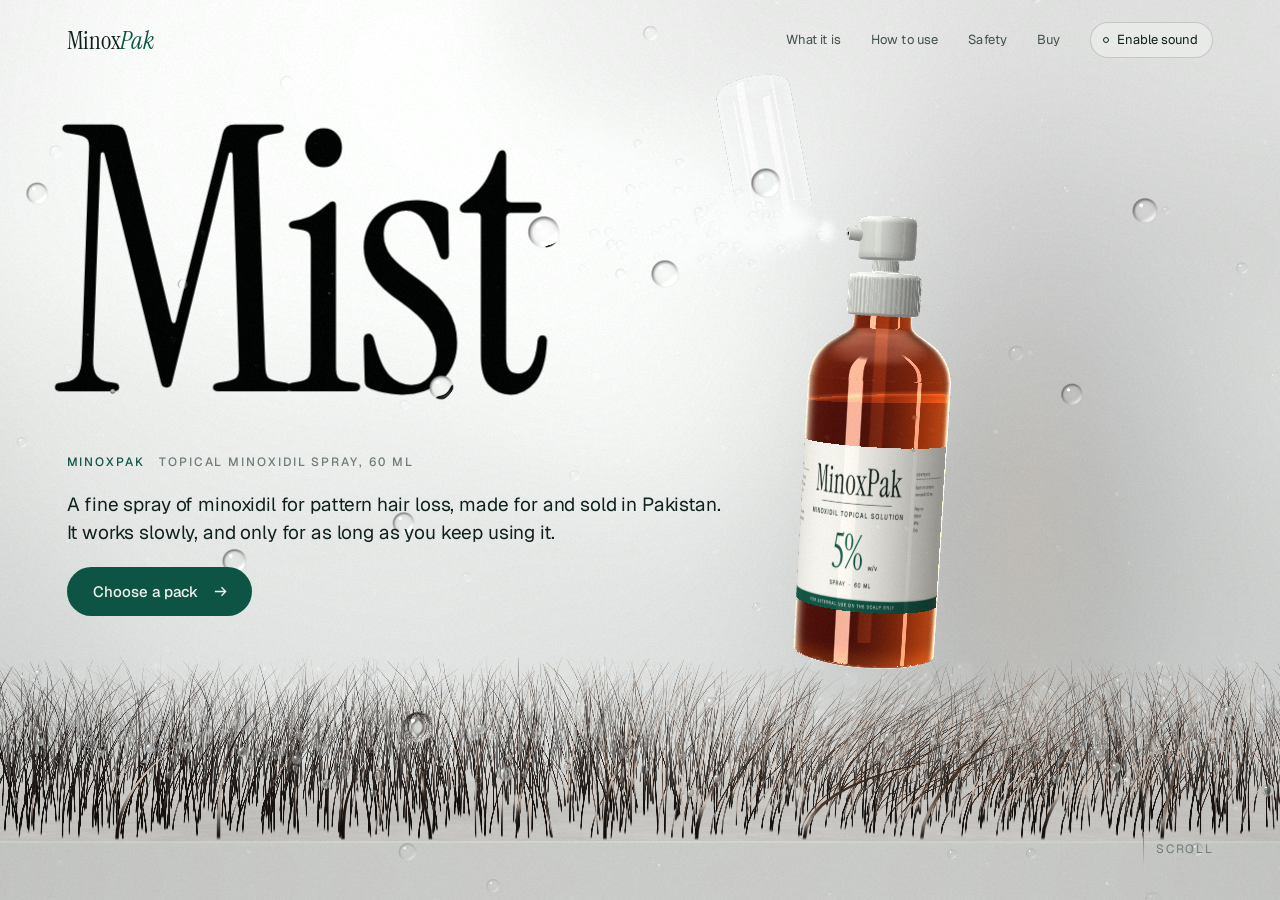
<file: experiments/mist/index.html>
<!doctype html>
<html lang="en">
<head>
<meta charset="utf-8">
<meta name="viewport" content="width=device-width, initial-scale=1, viewport-fit=cover">
<title>MinoxPak: the mist. Topical minoxidil spray for pattern hair loss</title>
<meta name="description" content="MinoxPak is a topical minoxidil spray for pattern hair loss, made for and sold in Pakistan. What it is, how to use it, what to expect and who should not use it.">
<meta name="theme-color" content="#e6e8e4">
<link rel="preconnect" href="https://fonts.googleapis.com">
<link rel="preconnect" href="https://fonts.gstatic.com" crossorigin>
<link href="https://fonts.googleapis.com/css2?family=Geist:wght@300;400;500;600&family=Instrument+Serif:ital@0;1&display=swap" rel="stylesheet">
<style>
:root{
  --ink:#10201b; --ink2:#42504b; --ink3:#6f7b76; --line:rgba(16,32,27,.16);
  --stone:#e6e8e4; --paper:#f1f2ee; --accent:#0e5444; --accent-soft:rgba(14,84,68,.09);
  --serif:"Instrument Serif","Iowan Old Style","Times New Roman",serif;
  --sans:"Geist","Helvetica Neue",Arial,sans-serif;
  --pad:clamp(20px,5.2vw,96px);
  --ledge:0px;
}
*{box-sizing:border-box;margin:0;padding:0}
html,body{height:100%;overflow:hidden;background:var(--stone);color:var(--ink)}
body{font-family:var(--sans);font-weight:400;font-size:17px;line-height:1.55;-webkit-font-smoothing:antialiased;text-rendering:optimizeLegibility;font-feature-settings:"ss01","cv11"}
canvas#gl{position:fixed;inset:0;width:100%;height:100%;display:block;z-index:0}
#scroll{position:fixed;inset:0;overflow-y:auto;overflow-x:hidden;z-index:1;outline:none;-webkit-overflow-scrolling:touch;scrollbar-width:none}
#scroll::-webkit-scrollbar{display:none}
a{color:inherit}
::selection{background:var(--accent);color:#fff}

/* nav */
nav{position:fixed;z-index:3;top:0;left:0;right:0;display:flex;align-items:center;justify-content:space-between;padding:22px var(--pad);pointer-events:none}
nav>*{pointer-events:auto}
.mark{font-family:var(--serif);font-size:25px;letter-spacing:-.01em;text-decoration:none;line-height:1}
.mark i{font-style:italic;color:var(--accent)}
.navr{display:flex;gap:30px;align-items:center;font-size:13px;letter-spacing:.01em}
.navr a{text-decoration:none;color:var(--ink2);transition:color .3s}
.navr a:hover{color:var(--ink)}
#sound{font:inherit;font-size:13px;color:var(--ink);background:rgba(241,242,238,.55);-webkit-backdrop-filter:blur(8px);backdrop-filter:blur(8px);border:1px solid var(--line);border-radius:99px;padding:7px 14px 7px 12px;cursor:pointer;display:flex;gap:8px;align-items:center;transition:border-color .3s,background .3s}
#sound:hover{border-color:var(--ink)}
#sound .dot{width:6px;height:6px;border-radius:50%;border:1px solid var(--ink);transition:background .3s}
#sound[aria-pressed="true"] .dot{background:var(--accent);border-color:var(--accent)}

/* type */
.eyebrow{font-size:12px;font-weight:500;letter-spacing:.16em;text-transform:uppercase;color:var(--accent);display:flex;gap:14px;align-items:baseline;margin-bottom:26px}
.eyebrow b{font-weight:500;color:var(--ink3);font-variant-numeric:tabular-nums}
h1,h2{font-family:var(--serif);font-weight:400;letter-spacing:-.018em;line-height:.98}
h2{font-size:clamp(42px,5.1vw,96px);margin-bottom:34px}
h2 .ln,h1 .ln{display:block;width:fit-content;white-space:nowrap}
h2 em{font-style:italic}
.gl{color:var(--ink)}
.gl.gl-live{color:transparent}
.gl.gl-live::selection{color:transparent;background:rgba(14,84,68,.25)}
p{max-width:33em}
p+p{margin-top:1.05em}
.lead{font-size:clamp(19px,1.45vw,23px);line-height:1.45;letter-spacing:-.008em;color:var(--ink)}
.body{color:var(--ink2)}
.ph{font-style:normal;color:var(--accent);background:var(--accent-soft);border-bottom:1px dashed var(--accent);padding:0 .28em;border-radius:2px;white-space:nowrap;font-feature-settings:"tnum"}
.btn{display:inline-flex;align-items:center;gap:14px;font:500 15px/1 var(--sans);letter-spacing:.005em;text-decoration:none;color:#f1f2ee;background:var(--accent);padding:17px 24px 17px 26px;border-radius:99px;transition:background .35s,transform .35s cubic-bezier(.2,.7,.2,1)}
.btn:hover{background:#0a3f33;transform:translateY(-1px)}
.btn svg{width:15px;height:15px;transition:transform .35s cubic-bezier(.2,.7,.2,1)}
.btn:hover svg{transform:translateX(4px)}
.btn.ghost{background:transparent;color:var(--ink);border:1px solid var(--line)}
.btn.ghost:hover{border-color:var(--ink);background:transparent}

/* sections */
.sec{position:relative;min-height:118vh;padding:16vh var(--pad);display:grid;align-items:center}
.col{width:min(44vw,640px)}
.right .col{justify-self:end}
.wide .col{width:min(56vw,860px)}
.rv{opacity:0;transform:translateY(14px);transition:opacity 1s cubic-bezier(.2,.6,.2,1),transform 1.1s cubic-bezier(.2,.6,.2,1)}
.rv.in{opacity:1;transform:none}
.rv.d1{transition-delay:.08s}.rv.d2{transition-delay:.16s}.rv.d3{transition-delay:.24s}

/* hero */
#hero{min-height:100vh;height:100vh;padding:0 var(--pad);align-items:stretch;display:block}
#hero h1{position:absolute;left:calc(var(--pad) - .045em);top:11vh;font-size:min(29vw,49vh);line-height:.9;letter-spacing:-.03em}
#hero .under{position:absolute;left:var(--pad);top:calc(11vh + min(29vw,49vh)*.9 + 2.2vh);display:grid;grid-template-columns:auto;gap:20px;width:min(52vw,740px)}
#hero .lead{max-width:none}
#hero .eyebrow{margin:0}
.hint{position:absolute;right:var(--pad);bottom:34px;font-size:12px;letter-spacing:.14em;text-transform:uppercase;color:var(--ink3);display:flex;align-items:center;gap:12px}
.hint i{display:block;width:1px;height:34px;background:linear-gradient(var(--ink3),transparent);animation:drop 2.6s cubic-bezier(.6,0,.3,1) infinite;transform-origin:top}
@keyframes drop{0%{transform:scaleY(0)}55%{transform:scaleY(1);opacity:1}100%{transform:scaleY(1);opacity:0}}

/* facts row */
.facts{display:grid;grid-template-columns:repeat(3,auto);justify-content:start;gap:0 42px;margin-top:40px;padding-top:22px;border-top:1px solid var(--line)}
.facts div{font-size:13px;color:var(--ink3);line-height:1.35}
.facts strong{display:block;font-family:var(--serif);font-weight:400;font-size:34px;line-height:1.1;color:var(--ink);letter-spacing:-.01em}

/* pinned sections */
.tall{height:250vh;padding-top:0;padding-bottom:0;display:block;min-height:0}
.pin{position:sticky;top:0;height:100vh;display:grid;align-items:center;padding:12vh 0}
ol.steps{list-style:none;counter-reset:s;margin-top:8px}
ol.steps li{counter-increment:s;display:grid;grid-template-columns:54px 1fr;padding:17px 0;border-top:1px solid var(--line);transition:opacity .6s;opacity:.36}
ol.steps li:last-child{border-bottom:1px solid var(--line)}
ol.steps li::before{content:"0" counter(s);font-size:12px;font-weight:500;letter-spacing:.14em;color:var(--accent);padding-top:7px;font-variant-numeric:tabular-nums}
ol.steps li.on{opacity:1}
ol.steps h3{font-family:var(--serif);font-weight:400;font-size:27px;line-height:1.15;letter-spacing:-.01em}
ol.steps p{font-size:15.5px;color:var(--ink2);margin-top:4px;max-width:30em}
.dose{margin-top:22px;font-size:14.5px;color:var(--ink2)}

@media (min-width:761px){
  #use .pin{display:block;padding:0}
  #use .col{width:auto;height:100vh;position:relative}
  #use .eyebrow{position:absolute;top:13vh;left:0}
  #use h2{position:absolute;top:calc(13vh + 42px);left:0;margin:0}
  #use ol.steps{position:absolute;left:0;right:0;top:62vh;display:grid;grid-template-columns:repeat(4,1fr);margin:0}
  #use ol.steps li{display:block;padding:20px 30px 0 0;border-bottom:0}
  #use ol.steps li::before{display:block;padding:0;margin-bottom:12px}
  #use .dose{position:absolute;left:0;bottom:5.5vh;margin:0}
  #use .dose br{display:none}
}
/* expect */
#expect .pin{align-items:start;padding-top:10.5vh}
#expect .col{width:auto}
#expect h2{margin-bottom:10px}
.tl{display:grid;grid-template-columns:repeat(4,1fr);gap:0;margin-top:24px;position:relative}
.tl::before{content:"";position:absolute;left:0;right:0;top:5px;height:1px;background:var(--line)}
.tl .bar{position:absolute;left:0;top:5px;height:1px;background:var(--accent);width:calc(var(--p,0)*100%)}
.tl div.t{padding:22px 28px 0 0;position:relative;opacity:.36;transition:opacity .7s}
.tl div.t.on{opacity:1}
.tl div.t::before{content:"";position:absolute;left:0;top:1px;width:9px;height:9px;border-radius:50%;background:var(--stone);border:1px solid var(--ink3);transition:background .5s,border-color .5s}
.tl div.t.on::before{background:var(--accent);border-color:var(--accent)}
.tl h3{font-family:var(--serif);font-weight:400;font-size:26px;line-height:1.1;letter-spacing:-.01em;margin-bottom:6px}
.tl p{font-size:15px;line-height:1.5;color:var(--ink2);max-width:19em}
.cap{position:absolute;font-size:11px;letter-spacing:.14em;text-transform:uppercase;color:var(--ink3);white-space:nowrap;opacity:0;transition:opacity .8s;pointer-events:none}
.cap::before{content:"";display:inline-block;width:22px;height:1px;background:var(--ink3);vertical-align:middle;margin-right:10px}
.cap.in{opacity:1}

/* safety */
.safe{display:grid;grid-template-columns:1fr 1fr;gap:38px 46px;margin-top:8px}
.safe h3{font-size:12px;font-weight:500;letter-spacing:.16em;text-transform:uppercase;color:var(--accent);padding-bottom:12px;border-bottom:1px solid var(--line);margin-bottom:6px}
.safe ul{list-style:none}
.safe li{padding:10px 0;border-bottom:1px solid var(--line);font-size:16.5px;line-height:1.42;color:var(--ink)}
.safe .stop h3{color:var(--ink)}
.safe .note{grid-column:1/-1;font-size:16.5px;color:var(--ink2);max-width:44em}

/* buy */
.packs{display:grid;grid-template-columns:repeat(3,1fr);gap:14px;margin-top:6px}
.pack{background:rgba(241,242,238,.62);-webkit-backdrop-filter:blur(14px);backdrop-filter:blur(14px);border:1px solid rgba(16,32,27,.1);border-radius:6px;padding:24px 22px 22px;display:flex;flex-direction:column;min-height:300px;transition:border-color .4s,transform .5s cubic-bezier(.2,.7,.2,1)}
.pack:hover{border-color:var(--accent);transform:translateY(-3px)}
.pack small{font-size:12px;font-weight:500;letter-spacing:.14em;text-transform:uppercase;color:var(--ink3)}
.pack h3{font-family:var(--serif);font-weight:400;font-size:40px;line-height:1;letter-spacing:-.015em;margin:14px 0 8px}
.pack p{font-size:14.5px;color:var(--ink2);line-height:1.45}
.pack .price{margin-top:auto;padding-top:22px;font-size:15px;color:var(--ink)}
.pack a{margin-top:14px;font-size:14px;font-weight:500;color:var(--accent);text-decoration:none;display:flex;justify-content:space-between;align-items:center;border-top:1px solid var(--line);padding-top:14px}
.pack a span{transition:transform .35s cubic-bezier(.2,.7,.2,1)}
.pack a:hover span{transform:translateX(4px)}
.deliv{margin-top:26px;font-size:15px;color:var(--ink2);max-width:46em}

/* faq */
.qa{display:grid;grid-template-columns:1fr 1fr;gap:0 46px}
.qa div{padding:20px 0 22px;border-top:1px solid var(--line)}
.qa h3{font-family:var(--serif);font-weight:400;font-size:25px;line-height:1.15;letter-spacing:-.008em;margin-bottom:8px}
.qa p{font-size:15.5px;color:var(--ink2)}

/* footer */
footer{position:relative;padding:15vh var(--pad) 34vh;min-height:100vh;display:grid;align-content:start}
footer .big .ln{display:block;width:fit-content;white-space:nowrap}
footer .big{font-family:var(--serif);font-size:clamp(40px,4.6vw,84px);line-height:1;letter-spacing:-.018em;max-width:14em;margin-bottom:5vh}
footer .big em{font-style:italic;color:var(--accent)}
.fgrid{display:grid;grid-template-columns:1.3fr 1fr 1.3fr;gap:44px;border-top:1px solid var(--line);padding-top:28px;font-size:14.5px;color:var(--ink2);line-height:1.6;max-width:1180px}
.fgrid h4{font-size:12px;font-weight:500;letter-spacing:.16em;text-transform:uppercase;color:var(--ink3);margin-bottom:12px}
.fgrid a{text-decoration:none;border-bottom:1px solid var(--line)}
.med{margin-top:36px;max-width:1180px;border:1px solid var(--accent);border-radius:6px;padding:20px 24px;font-size:16px;color:var(--ink);background:rgba(241,242,238,.55);-webkit-backdrop-filter:blur(10px);backdrop-filter:blur(10px)}
.med b{font-weight:500;color:var(--accent)}
.tiny{margin-top:22px;font-size:12.5px;color:var(--ink3)}

@media (max-width:760px){
  body{font-size:16px}
  nav{padding:16px 20px}
  .navr a{display:none}
  .mark{font-size:23px}
  #scroll{-webkit-mask-image:linear-gradient(to bottom,transparent 0,transparent 41svh,#000 46svh);mask-image:linear-gradient(to bottom,transparent 0,transparent 41svh,#000 46svh);overscroll-behavior:contain}
  h2 .ln,footer .big .ln{white-space:normal;width:auto}
  h2{text-wrap:balance}
  .sec{min-height:0;padding:7vh 20px 20vh;display:block}
  .sec .col,.wide .col,#expect .col{width:100%}
  .tall{height:auto}
  .pin{position:static;height:auto;display:block;padding:0}
  #expect .pin{padding-top:0}
  h2{font-size:clamp(36px,11vw,56px);margin-bottom:22px;line-height:1.02}
  #hero{height:100svh;min-height:100svh;padding:0}
  #hero h1{left:16px;top:9svh;font-size:46.5vw}
  #hero .under{left:20px;right:20px;width:auto;top:auto;bottom:max(26px,4svh);gap:16px}
  #hero .lead{font-size:18px}
  .hint{display:none}
  .btn{padding:15px 20px 15px 22px}
  .facts{grid-template-columns:repeat(3,auto);gap:0 18px}
  .eyebrow{flex-wrap:wrap;gap:4px 14px}
  footer .big{font-size:clamp(34px,10.5vw,52px)}
  .facts strong{font-size:27px}
  ol.steps li{opacity:1;grid-template-columns:44px 1fr}
  .tl{grid-template-columns:1fr;margin-top:18px}
  .tl::before,.tl .bar{left:4px;right:auto;top:0;bottom:0;width:1px;height:auto}
  .tl .bar{display:none}
  .tl div.t{opacity:1;padding:0 0 26px 30px}
  .tl div.t::before{top:8px;background:var(--accent);border-color:var(--accent)}
  .tl p{max-width:none}
  .cap{display:none}
  .safe{grid-template-columns:1fr;gap:30px}
  .packs{grid-template-columns:1fr}
  .pack{min-height:0;padding:20px}
  .pack h3{font-size:34px;margin:8px 0 6px}
  .pack .price{padding-top:14px}
  .qa{grid-template-columns:1fr}
  footer{padding:0 20px 16vh;min-height:0}
  .fgrid{grid-template-columns:1fr;gap:26px}
}
@media (prefers-reduced-motion:reduce){.rv{transition:none;opacity:1;transform:none}}
</style>
</head>
<body>
<canvas id="gl" aria-hidden="true"></canvas>

<nav>
  <a class="mark" href="#hero">Minox<i>Pak</i></a>
  <div class="navr">
    <a href="#what">What it is</a>
    <a href="#use">How to use</a>
    <a href="#safety">Safety</a>
    <a href="#buy">Buy</a>
    <button id="sound" type="button" aria-pressed="false"><span class="dot"></span><span class="lbl">Enable sound</span></button>
  </div>
</nav>

<div id="scroll" tabindex="0">
<main>

<section class="sec" id="hero" data-pose="hero">
  <h1><span class="ln gl" data-hero>Mist</span></h1>
  <div class="under">
    <div class="eyebrow">MinoxPak <b>Topical minoxidil spray, 60 ml</b></div>
    <p class="lead">A fine spray of minoxidil for pattern hair loss, made for and sold in Pakistan. It works slowly, and only for as long as you keep using it.</p>
    <div><a class="btn" href="#buy">Choose a pack <svg viewBox="0 0 16 16" fill="none" stroke="currentColor" stroke-width="1.4"><path d="M2 8h11M9 3.5 13.5 8 9 12.5"/></svg></a></div>
  </div>
  <div class="hint"><i></i>Scroll</div>
</section>

<section class="sec right" id="what" data-pose="what">
  <div class="col">
    <div class="eyebrow rv"><b>01</b> What it is</div>
    <h2><span class="ln gl">One medicine,</span><span class="ln gl"><em>plainly</em> stated.</span></h2>
    <p class="lead rv">MinoxPak is minoxidil in a clear solution, delivered as a measured spray to the scalp. It is used for androgenetic alopecia: the common, inherited pattern of thinning in men and women.</p>
    <p class="body rv d1">Minoxidil prolongs the growth phase of the hair follicle, so that hairs which had become short and fine can grow for longer. Exactly how it does this is not fully known, and we would rather say so than pretend.</p>
    <p class="body rv d2">It is a treatment, not a cure. It does not work for every kind of hair loss, and it does not work for everyone.</p>
    <div class="facts rv d3">
      <div><strong>5%</strong>w/v, for men</div>
      <div><strong>2%</strong>w/v, for women</div>
      <div><strong>60 ml</strong>per bottle</div>
    </div>
  </div>
</section>

<section class="sec tall" id="use" data-pose="use">
  <div class="pin">
    <div class="col">
      <div class="eyebrow"><b>02</b> How to use</div>
      <h2><span class="ln gl">A small ritual,</span><span class="ln gl"><em>twice</em> a day.</span></h2>
      <ol class="steps">
        <li><div><h3>Start with a dry scalp.</h3><p>Hair and scalp fully dry. Part the hair so that you can see the thinning area.</p></div></li>
        <li><div><h3>Spray on the thinning area.</h3><p>Lift the cap and press the pump. Aim at the scalp, not at the hair.</p></div></li>
        <li><div><h3>Spread with your fingertips.</h3><p>Lightly, over the thinning area only. Then wash your hands with soap and water.</p></div></li>
        <li><div><h3>Let it dry.</h3><p>Leave it to dry fully before you go to bed, wear a cap or style your hair. Do not wash it out for a few hours.</p></div></li>
      </ol>
      <p class="dose">Dose, as on the label: <span class="ph">[dose per application]</span>, <span class="ph">[times per day]</span>. More spray does not work faster. It only raises the chance of side effects.</p>
    </div>
  </div>
</section>

<section class="sec tall wide" id="expect" data-pose="expect">
  <div class="pin">
    <div class="col">
      <div class="eyebrow"><b>03</b> What to expect</div>
      <h2><span class="ln gl">It works at the root,</span><span class="ln gl">and at the <em>speed of hair.</em></span></h2>
      <div class="tl">
        <span class="bar"></span>
        <div class="t"><h3>The first weeks</h3><p>Some extra shedding can happen as older hairs make way. It is a normal part of the process and it passes.</p></div>
        <div class="t"><h3>The quiet months</h3><p>Nothing much to see. The work is under the skin, in the follicle. The only task is to keep the routine.</p></div>
        <div class="t"><h3>About month four</h3><p>For most people who respond, this is when results usually begin to show. Not before, and not for everyone.</p></div>
        <div class="t"><h3>As long as you use it</h3><p>The effect lasts only while you keep using it. If you stop, the regrown hair is gradually lost over the following months.</p></div>
      </div>
    </div>
    <span class="cap" data-cap="0">Scalp surface</span>
    <span class="cap" data-cap="1">Hair follicle</span>
    <span class="cap" data-cap="2">Follicle bulb, where growth starts</span>
  </div>
</section>

<section class="sec right wide" id="safety" data-pose="safety">
  <div class="col">
    <div class="eyebrow rv"><b>04</b> Safety</div>
    <h2><span class="ln gl">Read this part</span><span class="ln gl"><em>as carefully</em> as the rest.</span></h2>
    <div class="safe">
      <div class="rv">
        <h3>Do not use it</h3>
        <ul>
          <li>Anywhere but the scalp. It is for external use only.</li>
          <li>On red, inflamed, irritated or broken scalp skin.</li>
          <li>If you are pregnant or breastfeeding.</li>
          <li>If you are under 18.</li>
          <li>Near the eyes. If it gets in, rinse well with cool water.</li>
        </ul>
      </div>
      <div class="rv d1 stop">
        <h3>Stop and see a doctor if you notice</h3>
        <ul>
          <li>Chest pain or a fast heartbeat.</li>
          <li>Dizziness or feeling faint.</li>
          <li>Sudden, unexplained weight gain.</li>
          <li>Swelling of the hands or feet.</li>
          <li>Scalp irritation that does not settle.</li>
        </ul>
      </div>
      <p class="note rv d2">Talk to a doctor or pharmacist before you start if you have heart disease or low blood pressure, or if you take medicine for either. Keep the bottle away from children. Keep it, and freshly treated skin, away from pets, especially cats: minoxidil is dangerous to them. Mild itching or dryness of the scalp is the most common unwanted effect.</p>
    </div>
  </div>
</section>

<section class="sec wide" id="buy" data-pose="buy">
  <div class="col">
    <div class="eyebrow rv"><b>05</b> Buy</div>
    <h2><span class="ln gl">Enough for the wait,</span><span class="ln gl"><em>not more.</em></span></h2>
    <div class="packs">
      <div class="pack rv">
        <small>1 bottle</small><h3>One month</h3>
        <p>To see how your scalp takes to it. Too short to judge the result.</p>
        <div class="price"><span class="ph">[price PKR]</span></div>
        <a href="https://wa.me/923103699935?text=I%20would%20like%20to%20order%20the%20one-month%20MinoxPak%20pack." rel="noopener">Order on WhatsApp <span>&rarr;</span></a>
      </div>
      <div class="pack rv d1">
        <small>3 bottles</small><h3>Three months</h3>
        <p>Covers the first shedding and most of the quiet months.</p>
        <div class="price"><span class="ph">[price PKR]</span></div>
        <a href="https://wa.me/923103699935?text=I%20would%20like%20to%20order%20the%20three-month%20MinoxPak%20pack." rel="noopener">Order on WhatsApp <span>&rarr;</span></a>
      </div>
      <div class="pack rv d2">
        <small>6 bottles</small><h3>Six months</h3>
        <p>Past month four, with time to see whether it is working for you.</p>
        <div class="price"><span class="ph">[price PKR]</span></div>
        <a href="https://wa.me/923103699935?text=I%20would%20like%20to%20order%20the%20six-month%20MinoxPak%20pack." rel="noopener">Order on WhatsApp <span>&rarr;</span></a>
      </div>
    </div>
    <p class="deliv rv d3">Delivery anywhere in Pakistan in <span class="ph">[delivery time]</span>, <span class="ph">[delivery charge PKR]</span>. Payment by <span class="ph">[payment methods]</span>. Every pack comes with the leaflet. Tell us on WhatsApp whether you need the 5% or the 2% strength.</p>
  </div>
</section>

<section class="sec right wide" id="questions" data-pose="questions">
  <div class="col">
    <div class="eyebrow rv"><b>06</b> Questions</div>
    <h2><span class="ln gl">Short answers,</span><span class="ln gl"><em>no surprises.</em></span></h2>
    <div class="qa">
      <div class="rv"><h3>Will it work for me?</h3><p>It may. Minoxidil helps many people with pattern hair loss, but not all of them, and nobody can tell you in advance. Give it about four months of steady use before you judge.</p></div>
      <div class="rv d1"><h3>Is it a cure?</h3><p>No. It treats pattern hair loss for as long as you use it. It does not help hair loss caused by illness, medicines, diet or scarring.</p></div>
      <div class="rv"><h3>Why am I shedding more?</h3><p>In the first weeks some hairs fall earlier than they would have, to be replaced by new growth. If it is heavy or it does not ease, ask a doctor.</p></div>
      <div class="rv d1"><h3>Can I use more to speed it up?</h3><p>No. Using more, or using it more often, does not improve the result. It only makes side effects more likely.</p></div>
      <div class="rv"><h3>What if I miss a dose?</h3><p>Carry on with the next one at the usual time. Do not double it to make up.</p></div>
      <div class="rv d1"><h3>Which strength is for whom?</h3><p>The 5% is for men and the 2% is for women. Do not use either if you are pregnant or breastfeeding. If you are unsure, ask a pharmacist.</p></div>
    </div>
  </div>
</section>

<footer id="footer" data-pose="footer">
  <p class="big"><span class="ln gl">A fine mist.</span><span class="ln gl">A long <em>patience.</em></span></p>
  <div class="fgrid">
    <div>
      <h4>Company</h4>
      <span class="ph">[company legal name]</span><br>
      <span class="ph">[company address]</span><br>
      Manufactured by <span class="ph">[manufacturer name and licence no.]</span>
    </div>
    <div>
      <h4>Contact</h4>
      WhatsApp <a href="https://wa.me/923103699935" rel="noopener">+92 310 3699935</a><br>
      <span class="ph">[email address]</span><br>
      <span class="ph">[support hours]</span>
    </div>
    <div>
      <h4>Regulatory</h4>
      MinoxPak (minoxidil topical solution) <span class="ph">[strength: 5% w/v]</span>.<br>
      DRAP registration no. <span class="ph">[DRAP registration no.]</span><br>
      <span class="ph">[storage conditions as on the label]</span>
    </div>
  </div>
  <p class="med"><b>MinoxPak is a medicine.</b> Read the leaflet in the pack before you use it, and follow it. For external use on the scalp only. If you are unsure whether it is right for you, ask a doctor or pharmacist first.</p>
  <p class="tiny">&copy; <span class="ph">[year]</span> <span class="ph">[company legal name]</span>. The information on this page does not replace the advice of a doctor or pharmacist.</p>
</footer>

</main>
</div>
<script type="module" src="src/main.js"></script>
</body>
</html>
</file>
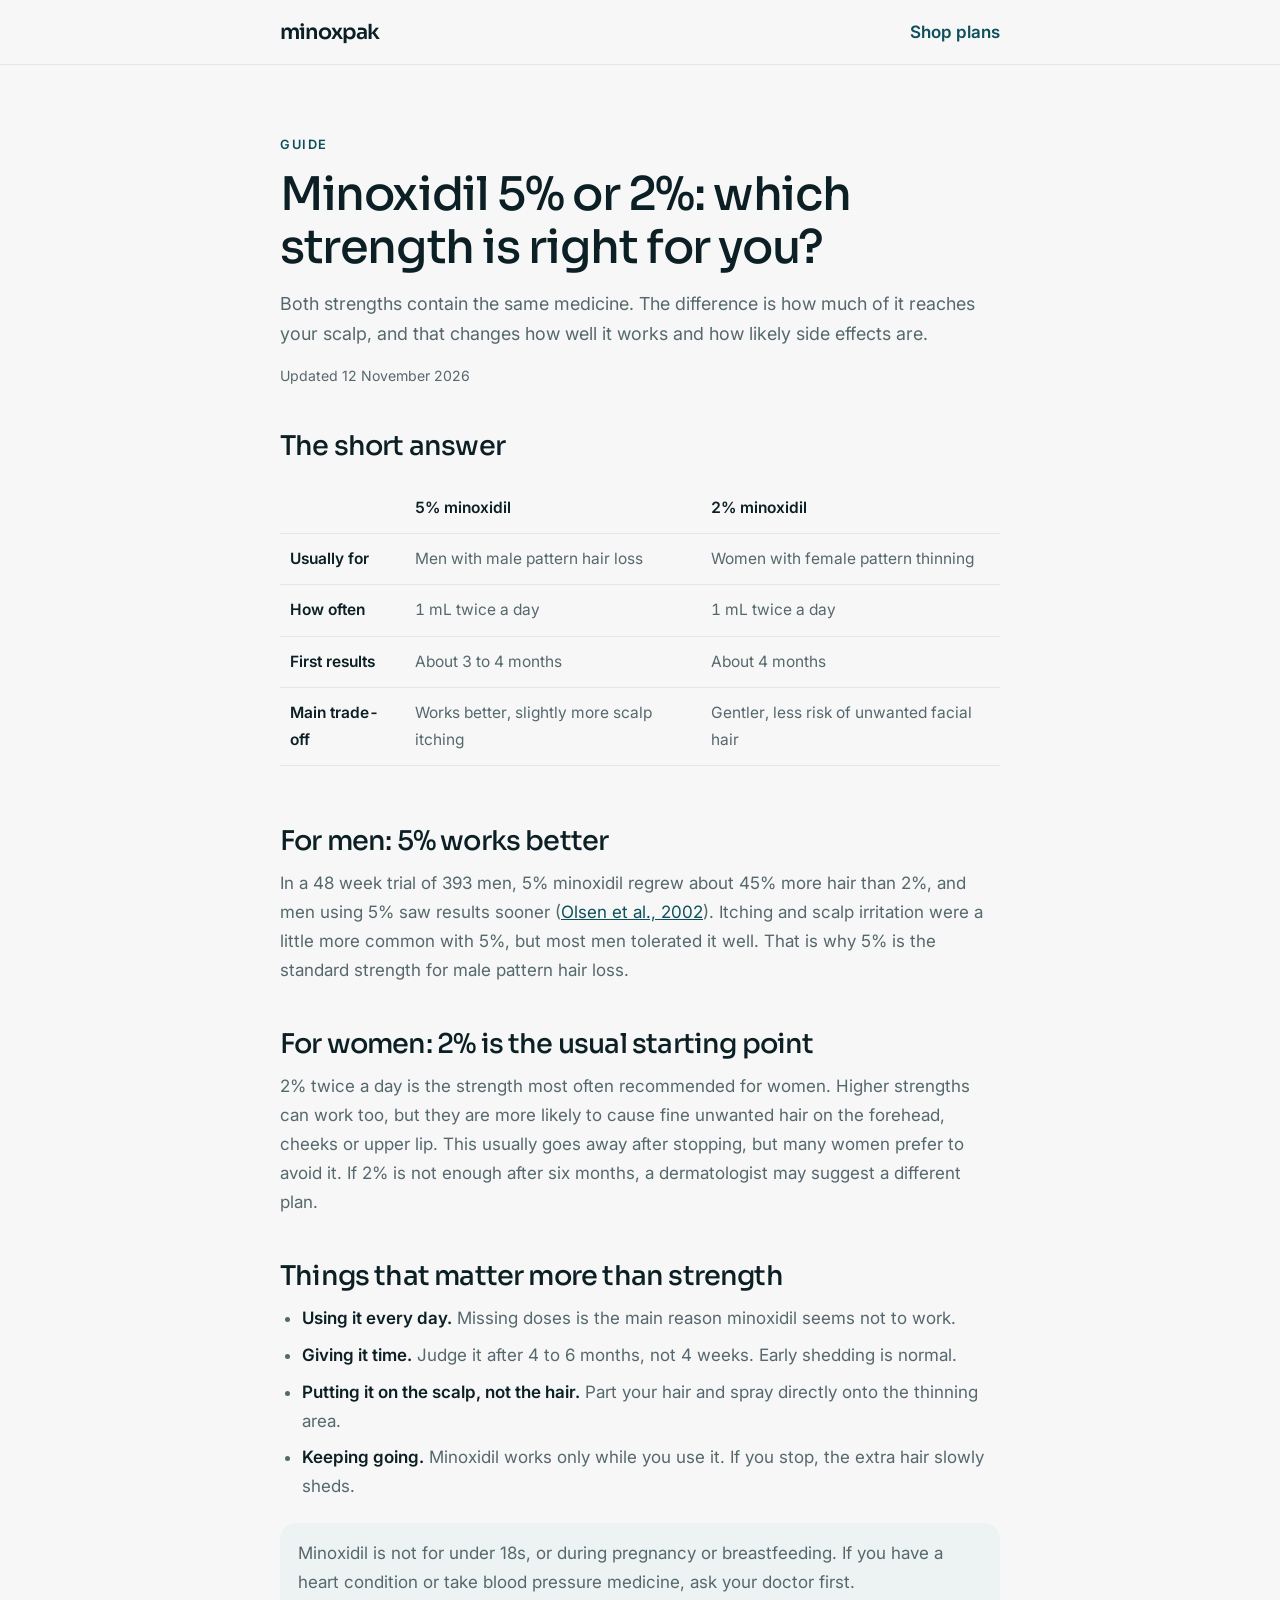
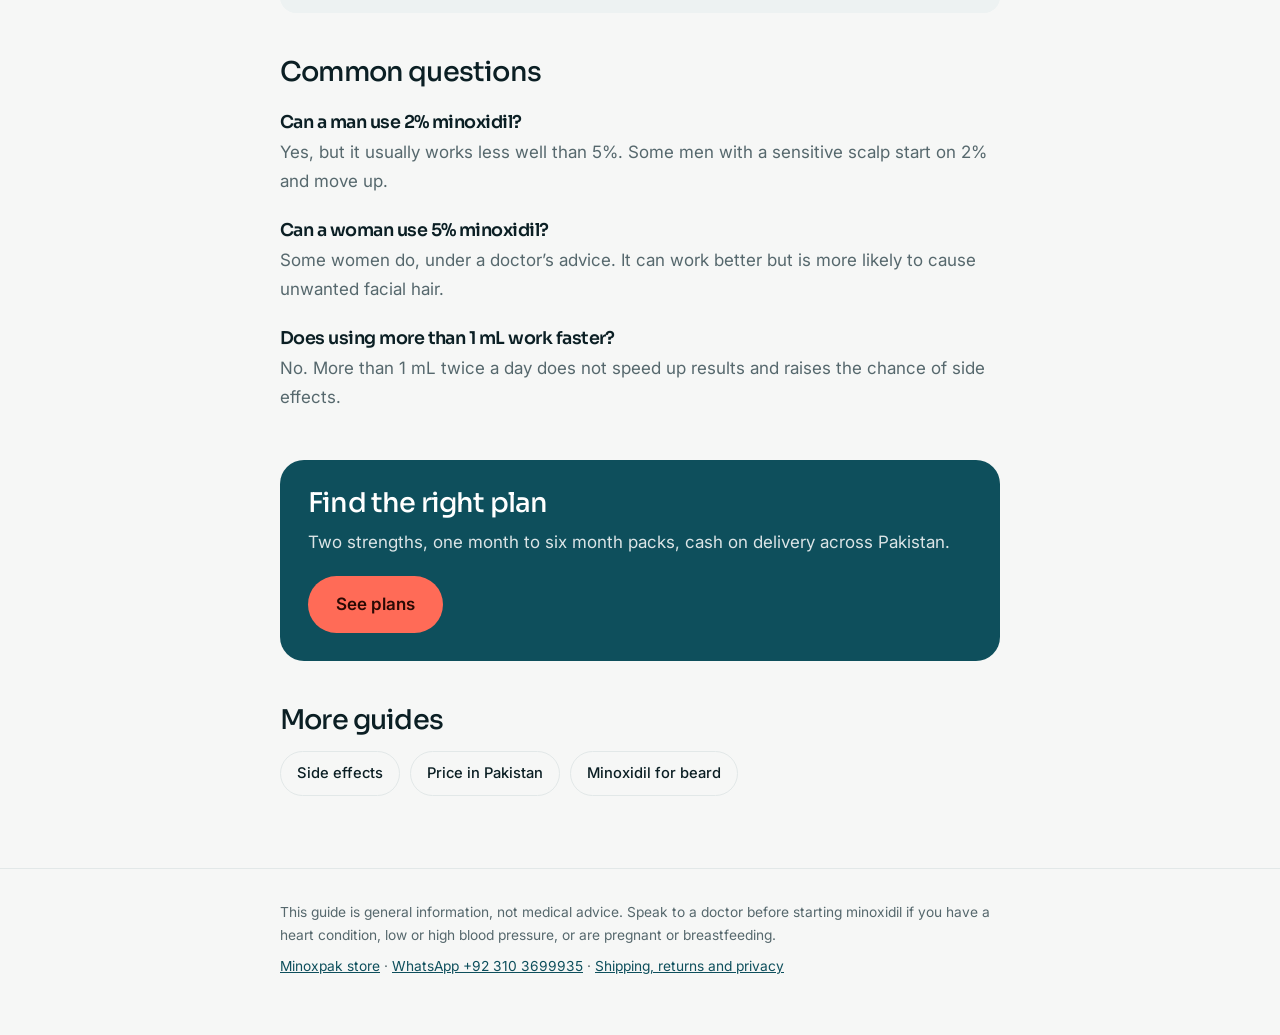
<file: minoxidil-5-vs-2.html>
<!doctype html>
<html lang="en">
<head>
<meta charset="utf-8">
<meta name="viewport" content="width=device-width, initial-scale=1, viewport-fit=cover">
<title>Minoxidil 5% vs 2%: Which Strength Should You Use? | Minoxpak</title>
<meta name="description" content="The difference between 5% and 2% minoxidil, who each strength is for, and what the research shows. A plain guide for men and women in Pakistan.">
<link rel="canonical" href="https://minoxpak.onrender.com/minoxidil-5-vs-2.html">
<link rel="icon" href="favicon.svg" type="image/svg+xml">
<meta name="theme-color" content="#0E4F5C">
<meta property="og:type" content="article">
<meta property="og:site_name" content="Minoxpak">
<meta property="og:title" content="Minoxidil 5% or 2%: which strength is right for you?">
<meta property="og:description" content="The difference between 5% and 2% minoxidil, who each strength is for, and what the research shows. A plain guide for men and women in Pakistan.">
<meta property="og:url" content="https://minoxpak.onrender.com/minoxidil-5-vs-2.html">
<meta property="og:image" content="https://minoxpak.onrender.com/og-image.jpg">
<meta name="twitter:card" content="summary_large_image">
<link rel="preconnect" href="https://fonts.googleapis.com">
<link rel="preconnect" href="https://fonts.gstatic.com" crossorigin>
<link rel="stylesheet" href="https://fonts.googleapis.com/css2?family=Sora:wght@500;600&family=Inter:wght@400;500;600&display=swap">
<link rel="stylesheet" href="pages.css">
<script src="config.js"></script>
<script src="analytics.js" defer></script>
<script type="application/ld+json">
{"@context": "https://schema.org", "@graph": [{"@type": "Article", "headline": "Minoxidil 5% or 2%: which strength is right for you?", "description": "The difference between 5% and 2% minoxidil, who each strength is for, and what the research shows. A plain guide for men and women in Pakistan.", "datePublished": "2026-11-12", "dateModified": "2026-11-12", "inLanguage": "en-PK", "mainEntityOfPage": "https://minoxpak.onrender.com/minoxidil-5-vs-2.html", "author": {"@type": "Organization", "name": "Minoxpak", "url": "https://minoxpak.onrender.com/"}, "publisher": {"@type": "Organization", "name": "Minoxpak", "url": "https://minoxpak.onrender.com/"}}, {"@type": "BreadcrumbList", "itemListElement": [{"@type": "ListItem", "position": 1, "name": "Minoxpak", "item": "https://minoxpak.onrender.com/"}, {"@type": "ListItem", "position": 2, "name": "Minoxidil 5% or 2%: which strength is right for you?", "item": "https://minoxpak.onrender.com/minoxidil-5-vs-2.html"}]}, {"@type": "FAQPage", "mainEntity": [{"@type": "Question", "name": "Can a man use 2% minoxidil?", "acceptedAnswer": {"@type": "Answer", "text": "Yes, but it usually works less well than 5%. Some men with a sensitive scalp start on 2% and move up."}}, {"@type": "Question", "name": "Can a woman use 5% minoxidil?", "acceptedAnswer": {"@type": "Answer", "text": "Some women do, under a doctor’s advice. It can work better but is more likely to cause unwanted facial hair."}}, {"@type": "Question", "name": "Does using more than 1 mL work faster?", "acceptedAnswer": {"@type": "Answer", "text": "No. More than 1 mL twice a day does not speed up results and raises the chance of side effects."}}]}]}
</script>
</head>
<body>
<header><div class="wrap"><a class="logo" href="./">minoxpak</a><a class="shop" href="./#shop">Shop plans</a></div></header>
<main><article class="wrap">
<span class="eyebrow">Guide</span>
<h1>Minoxidil 5% or 2%: which strength is right for you?</h1>
<p class="lede">Both strengths contain the same medicine. The difference is how much of it reaches your scalp, and that changes how well it works and how likely side effects are.</p>
<p class="updated">Updated 12 November 2026</p>
<h2>The short answer</h2>
<div class="tbl"><table>
<thead><tr><th></th><th>5% minoxidil</th><th>2% minoxidil</th></tr></thead>
<tbody>
<tr><td><strong>Usually for</strong></td><td>Men with male pattern hair loss</td><td>Women with female pattern thinning</td></tr>
<tr><td><strong>How often</strong></td><td>1 mL twice a day</td><td>1 mL twice a day</td></tr>
<tr><td><strong>First results</strong></td><td>About 3 to 4 months</td><td>About 4 months</td></tr>
<tr><td><strong>Main trade-off</strong></td><td>Works better, slightly more scalp itching</td><td>Gentler, less risk of unwanted facial hair</td></tr>
</tbody></table></div>
<h2>For men: 5% works better</h2>
<p>In a 48 week trial of 393 men, 5% minoxidil regrew about 45% more hair than 2%, and men using 5% saw results sooner (<a href="https://pubmed.ncbi.nlm.nih.gov/12196747/" target="_blank" rel="noopener">Olsen et al., 2002</a>). Itching and scalp irritation were a little more common with 5%, but most men tolerated it well. That is why 5% is the standard strength for male pattern hair loss.</p>
<h2>For women: 2% is the usual starting point</h2>
<p>2% twice a day is the strength most often recommended for women. Higher strengths can work too, but they are more likely to cause fine unwanted hair on the forehead, cheeks or upper lip. This usually goes away after stopping, but many women prefer to avoid it. If 2% is not enough after six months, a dermatologist may suggest a different plan.</p>
<h2>Things that matter more than strength</h2>
<ul>
<li><strong>Using it every day.</strong> Missing doses is the main reason minoxidil seems not to work.</li>
<li><strong>Giving it time.</strong> Judge it after 4 to 6 months, not 4 weeks. Early shedding is normal.</li>
<li><strong>Putting it on the scalp, not the hair.</strong> Part your hair and spray directly onto the thinning area.</li>
<li><strong>Keeping going.</strong> Minoxidil works only while you use it. If you stop, the extra hair slowly sheds.</li>
</ul>
<div class="note"><p>Minoxidil is not for under 18s, or during pregnancy or breastfeeding. If you have a heart condition or take blood pressure medicine, ask your doctor first.</p></div>
<h2>Common questions</h2><h3>Can a man use 2% minoxidil?</h3><p>Yes, but it usually works less well than 5%. Some men with a sensitive scalp start on 2% and move up.</p><h3>Can a woman use 5% minoxidil?</h3><p>Some women do, under a doctor’s advice. It can work better but is more likely to cause unwanted facial hair.</p><h3>Does using more than 1 mL work faster?</h3><p>No. More than 1 mL twice a day does not speed up results and raises the chance of side effects.</p>
<div class="cta"><h2>Find the right plan</h2><p>Two strengths, one month to six month packs, cash on delivery across Pakistan.</p><a class="btn" href="./#shop">See plans</a></div>
<h2>More guides</h2>
<nav class="more" aria-label="More guides"><a href="minoxidil-side-effects.html">Side effects</a><a href="minoxidil-price-pakistan.html">Price in Pakistan</a><a href="minoxidil-for-beard.html">Minoxidil for beard</a></nav>
</article></main>
<footer><div class="wrap">
<p>This guide is general information, not medical advice. Speak to a doctor before starting minoxidil if you have a heart condition, low or high blood pressure, or are pregnant or breastfeeding.</p>
<p><a href="./">Minoxpak store</a> · <a href="https://wa.me/923103699935" target="_blank" rel="noopener">WhatsApp +92 310 3699935</a> · <a href="policies.html">Shipping, returns and privacy</a></p>
</div></footer>
</body>
</html>
</file>
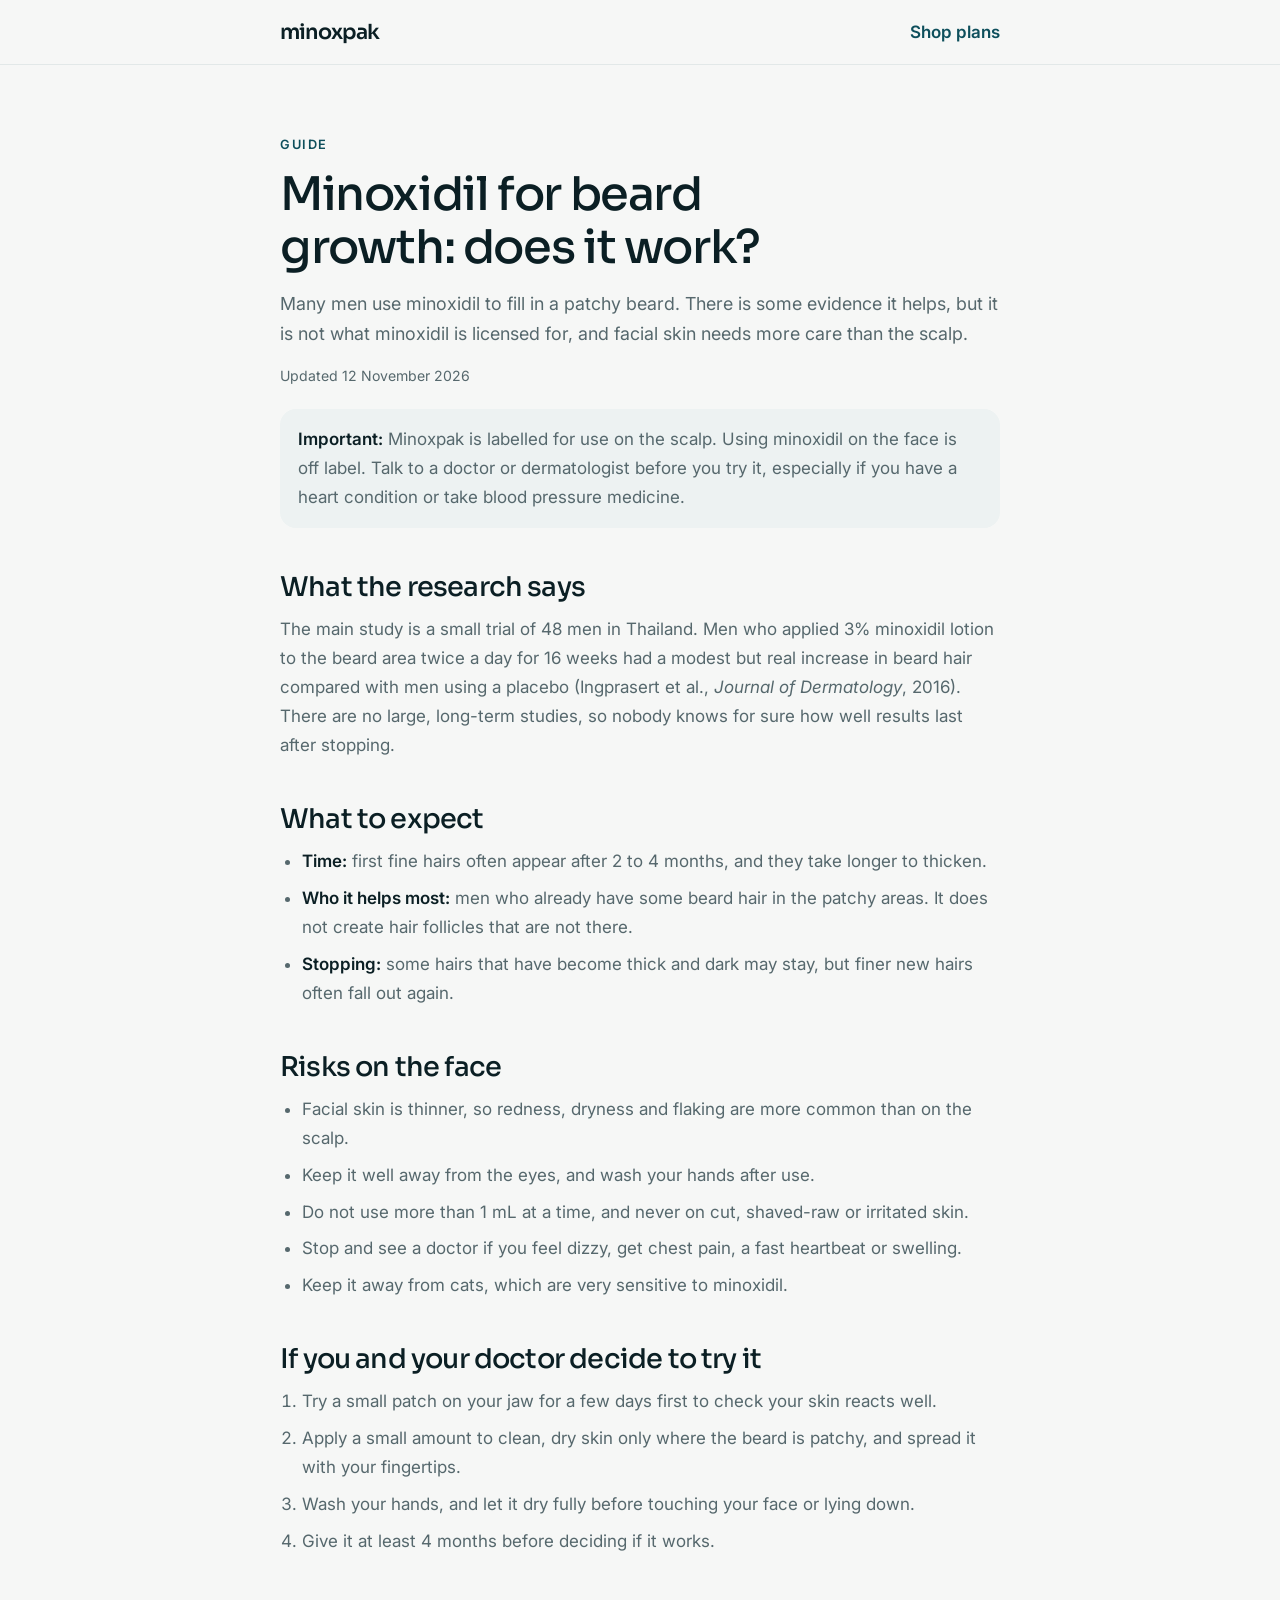
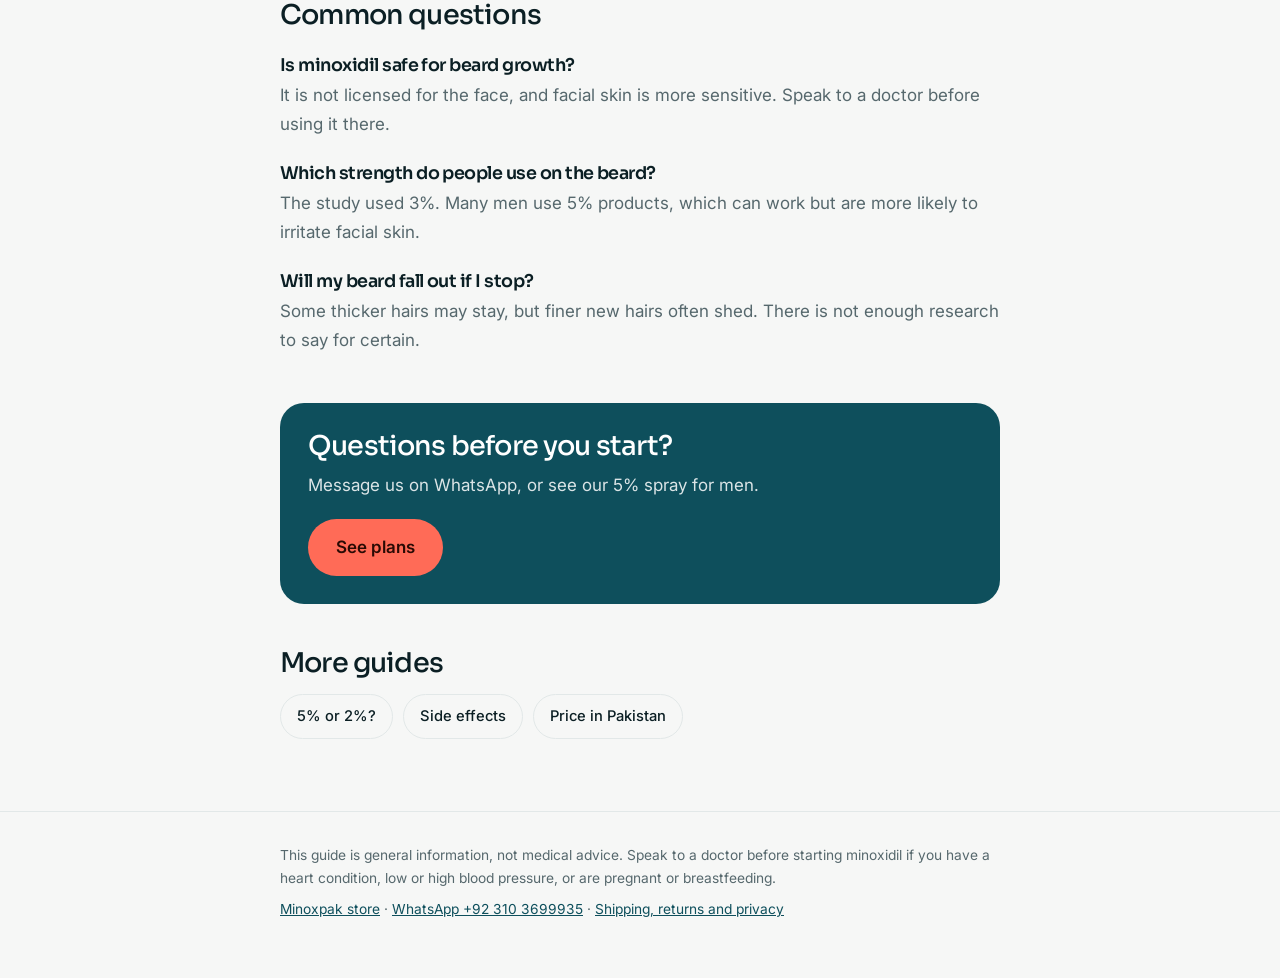
<file: minoxidil-for-beard.html>
<!doctype html>
<html lang="en">
<head>
<meta charset="utf-8">
<meta name="viewport" content="width=device-width, initial-scale=1, viewport-fit=cover">
<title>Minoxidil for Beard Growth: Does It Work? | Minoxpak</title>
<meta name="description" content="What the research says about using minoxidil to grow a fuller beard, how people use it, the risks on facial skin, and what to expect.">
<link rel="canonical" href="https://minoxpak.onrender.com/minoxidil-for-beard.html">
<link rel="icon" href="favicon.svg" type="image/svg+xml">
<meta name="theme-color" content="#0E4F5C">
<meta property="og:type" content="article">
<meta property="og:site_name" content="Minoxpak">
<meta property="og:title" content="Minoxidil for beard growth: does it work?">
<meta property="og:description" content="What the research says about using minoxidil to grow a fuller beard, how people use it, the risks on facial skin, and what to expect.">
<meta property="og:url" content="https://minoxpak.onrender.com/minoxidil-for-beard.html">
<meta property="og:image" content="https://minoxpak.onrender.com/og-image.jpg">
<meta name="twitter:card" content="summary_large_image">
<link rel="preconnect" href="https://fonts.googleapis.com">
<link rel="preconnect" href="https://fonts.gstatic.com" crossorigin>
<link rel="stylesheet" href="https://fonts.googleapis.com/css2?family=Sora:wght@500;600&family=Inter:wght@400;500;600&display=swap">
<link rel="stylesheet" href="pages.css">
<script src="config.js"></script>
<script src="analytics.js" defer></script>
<script type="application/ld+json">
{"@context": "https://schema.org", "@graph": [{"@type": "Article", "headline": "Minoxidil for beard growth: does it work?", "description": "What the research says about using minoxidil to grow a fuller beard, how people use it, the risks on facial skin, and what to expect.", "datePublished": "2026-11-12", "dateModified": "2026-11-12", "inLanguage": "en-PK", "mainEntityOfPage": "https://minoxpak.onrender.com/minoxidil-for-beard.html", "author": {"@type": "Organization", "name": "Minoxpak", "url": "https://minoxpak.onrender.com/"}, "publisher": {"@type": "Organization", "name": "Minoxpak", "url": "https://minoxpak.onrender.com/"}}, {"@type": "BreadcrumbList", "itemListElement": [{"@type": "ListItem", "position": 1, "name": "Minoxpak", "item": "https://minoxpak.onrender.com/"}, {"@type": "ListItem", "position": 2, "name": "Minoxidil for beard growth: does it work?", "item": "https://minoxpak.onrender.com/minoxidil-for-beard.html"}]}, {"@type": "FAQPage", "mainEntity": [{"@type": "Question", "name": "Is minoxidil safe for beard growth?", "acceptedAnswer": {"@type": "Answer", "text": "It is not licensed for the face, and facial skin is more sensitive. Speak to a doctor before using it there."}}, {"@type": "Question", "name": "Which strength do people use on the beard?", "acceptedAnswer": {"@type": "Answer", "text": "The study used 3%. Many men use 5% products, which can work but are more likely to irritate facial skin."}}, {"@type": "Question", "name": "Will my beard fall out if I stop?", "acceptedAnswer": {"@type": "Answer", "text": "Some thicker hairs may stay, but finer new hairs often shed. There is not enough research to say for certain."}}]}]}
</script>
</head>
<body>
<header><div class="wrap"><a class="logo" href="./">minoxpak</a><a class="shop" href="./#shop">Shop plans</a></div></header>
<main><article class="wrap">
<span class="eyebrow">Guide</span>
<h1>Minoxidil for beard growth: does it work?</h1>
<p class="lede">Many men use minoxidil to fill in a patchy beard. There is some evidence it helps, but it is not what minoxidil is licensed for, and facial skin needs more care than the scalp.</p>
<p class="updated">Updated 12 November 2026</p>
<div class="note"><p><strong>Important:</strong> Minoxpak is labelled for use on the scalp. Using minoxidil on the face is off label. Talk to a doctor or dermatologist before you try it, especially if you have a heart condition or take blood pressure medicine.</p></div>
<h2>What the research says</h2>
<p>The main study is a small trial of 48 men in Thailand. Men who applied 3% minoxidil lotion to the beard area twice a day for 16 weeks had a modest but real increase in beard hair compared with men using a placebo (Ingprasert et al., <em>Journal of Dermatology</em>, 2016). There are no large, long-term studies, so nobody knows for sure how well results last after stopping.</p>
<h2>What to expect</h2>
<ul>
<li><strong>Time:</strong> first fine hairs often appear after 2 to 4 months, and they take longer to thicken.</li>
<li><strong>Who it helps most:</strong> men who already have some beard hair in the patchy areas. It does not create hair follicles that are not there.</li>
<li><strong>Stopping:</strong> some hairs that have become thick and dark may stay, but finer new hairs often fall out again.</li>
</ul>
<h2>Risks on the face</h2>
<ul>
<li>Facial skin is thinner, so redness, dryness and flaking are more common than on the scalp.</li>
<li>Keep it well away from the eyes, and wash your hands after use.</li>
<li>Do not use more than 1 mL at a time, and never on cut, shaved-raw or irritated skin.</li>
<li>Stop and see a doctor if you feel dizzy, get chest pain, a fast heartbeat or swelling.</li>
<li>Keep it away from cats, which are very sensitive to minoxidil.</li>
</ul>
<h2>If you and your doctor decide to try it</h2>
<ol>
<li>Try a small patch on your jaw for a few days first to check your skin reacts well.</li>
<li>Apply a small amount to clean, dry skin only where the beard is patchy, and spread it with your fingertips.</li>
<li>Wash your hands, and let it dry fully before touching your face or lying down.</li>
<li>Give it at least 4 months before deciding if it works.</li>
</ol>
<h2>Common questions</h2><h3>Is minoxidil safe for beard growth?</h3><p>It is not licensed for the face, and facial skin is more sensitive. Speak to a doctor before using it there.</p><h3>Which strength do people use on the beard?</h3><p>The study used 3%. Many men use 5% products, which can work but are more likely to irritate facial skin.</p><h3>Will my beard fall out if I stop?</h3><p>Some thicker hairs may stay, but finer new hairs often shed. There is not enough research to say for certain.</p>
<div class="cta"><h2>Questions before you start?</h2><p>Message us on WhatsApp, or see our 5% spray for men.</p><a class="btn" href="./#shop">See plans</a></div>
<h2>More guides</h2>
<nav class="more" aria-label="More guides"><a href="minoxidil-5-vs-2.html">5% or 2%?</a><a href="minoxidil-side-effects.html">Side effects</a><a href="minoxidil-price-pakistan.html">Price in Pakistan</a></nav>
</article></main>
<footer><div class="wrap">
<p>This guide is general information, not medical advice. Speak to a doctor before starting minoxidil if you have a heart condition, low or high blood pressure, or are pregnant or breastfeeding.</p>
<p><a href="./">Minoxpak store</a> · <a href="https://wa.me/923103699935" target="_blank" rel="noopener">WhatsApp +92 310 3699935</a> · <a href="policies.html">Shipping, returns and privacy</a></p>
</div></footer>
</body>
</html>
</file>
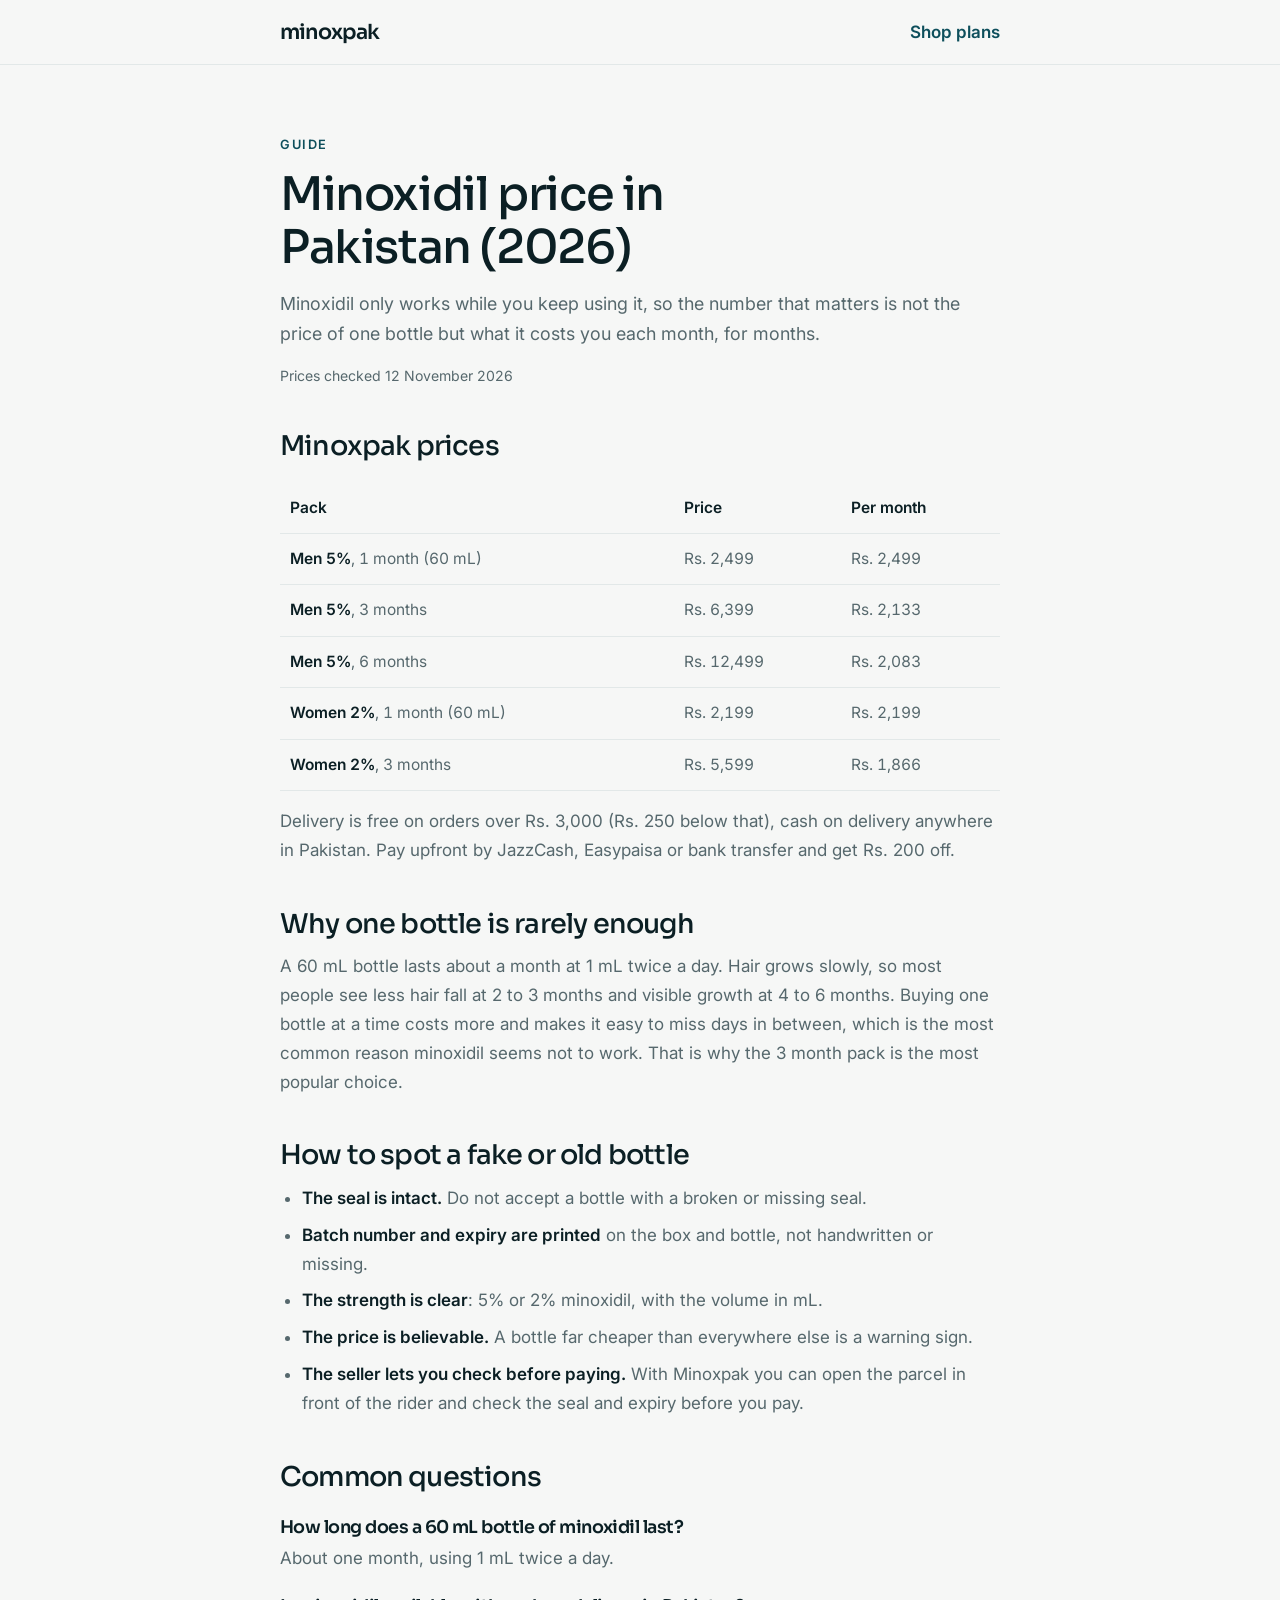
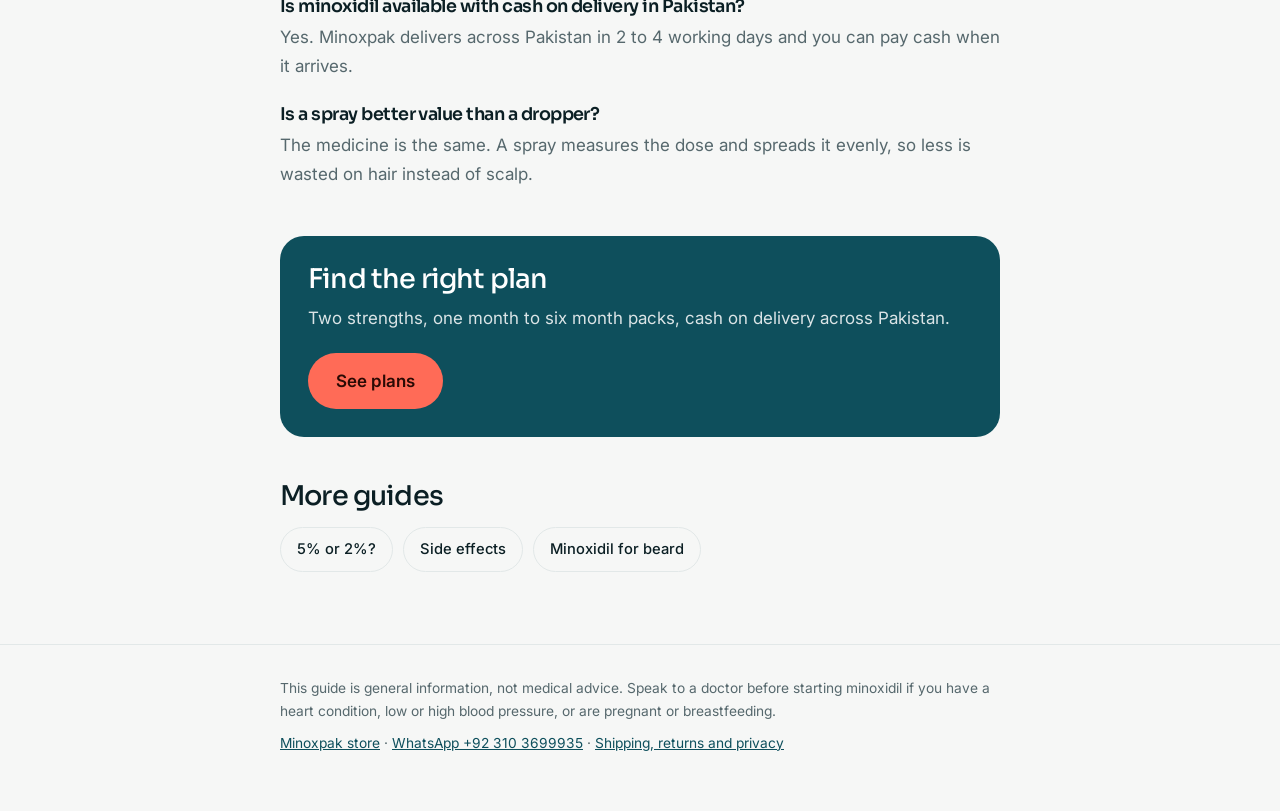
<file: minoxidil-price-pakistan.html>
<!doctype html>
<html lang="en">
<head>
<meta charset="utf-8">
<meta name="viewport" content="width=device-width, initial-scale=1, viewport-fit=cover">
<title>Minoxidil Price in Pakistan 2026: 5% and 2% Spray | Minoxpak</title>
<meta name="description" content="What minoxidil spray costs in Pakistan in 2026, the real cost per month of treatment, and how to tell an original bottle from a fake.">
<link rel="canonical" href="https://minoxpak.onrender.com/minoxidil-price-pakistan.html">
<link rel="icon" href="favicon.svg" type="image/svg+xml">
<meta name="theme-color" content="#0E4F5C">
<meta property="og:type" content="article">
<meta property="og:site_name" content="Minoxpak">
<meta property="og:title" content="Minoxidil price in Pakistan (2026)">
<meta property="og:description" content="What minoxidil spray costs in Pakistan in 2026, the real cost per month of treatment, and how to tell an original bottle from a fake.">
<meta property="og:url" content="https://minoxpak.onrender.com/minoxidil-price-pakistan.html">
<meta property="og:image" content="https://minoxpak.onrender.com/og-image.jpg">
<meta name="twitter:card" content="summary_large_image">
<link rel="preconnect" href="https://fonts.googleapis.com">
<link rel="preconnect" href="https://fonts.gstatic.com" crossorigin>
<link rel="stylesheet" href="https://fonts.googleapis.com/css2?family=Sora:wght@500;600&family=Inter:wght@400;500;600&display=swap">
<link rel="stylesheet" href="pages.css">
<script src="config.js"></script>
<script src="analytics.js" defer></script>
<script type="application/ld+json">
{"@context": "https://schema.org", "@graph": [{"@type": "Article", "headline": "Minoxidil price in Pakistan (2026)", "description": "What minoxidil spray costs in Pakistan in 2026, the real cost per month of treatment, and how to tell an original bottle from a fake.", "datePublished": "2026-11-12", "dateModified": "2026-11-12", "inLanguage": "en-PK", "mainEntityOfPage": "https://minoxpak.onrender.com/minoxidil-price-pakistan.html", "author": {"@type": "Organization", "name": "Minoxpak", "url": "https://minoxpak.onrender.com/"}, "publisher": {"@type": "Organization", "name": "Minoxpak", "url": "https://minoxpak.onrender.com/"}}, {"@type": "BreadcrumbList", "itemListElement": [{"@type": "ListItem", "position": 1, "name": "Minoxpak", "item": "https://minoxpak.onrender.com/"}, {"@type": "ListItem", "position": 2, "name": "Minoxidil price in Pakistan (2026)", "item": "https://minoxpak.onrender.com/minoxidil-price-pakistan.html"}]}, {"@type": "FAQPage", "mainEntity": [{"@type": "Question", "name": "How long does a 60 mL bottle of minoxidil last?", "acceptedAnswer": {"@type": "Answer", "text": "About one month, using 1 mL twice a day."}}, {"@type": "Question", "name": "Is minoxidil available with cash on delivery in Pakistan?", "acceptedAnswer": {"@type": "Answer", "text": "Yes. Minoxpak delivers across Pakistan in 2 to 4 working days and you can pay cash when it arrives."}}, {"@type": "Question", "name": "Is a spray better value than a dropper?", "acceptedAnswer": {"@type": "Answer", "text": "The medicine is the same. A spray measures the dose and spreads it evenly, so less is wasted on hair instead of scalp."}}]}]}
</script>
</head>
<body>
<header><div class="wrap"><a class="logo" href="./">minoxpak</a><a class="shop" href="./#shop">Shop plans</a></div></header>
<main><article class="wrap">
<span class="eyebrow">Guide</span>
<h1>Minoxidil price in Pakistan (2026)</h1>
<p class="lede">Minoxidil only works while you keep using it, so the number that matters is not the price of one bottle but what it costs you each month, for months.</p>
<p class="updated">Prices checked 12 November 2026</p>
<h2>Minoxpak prices</h2>
<div class="tbl"><table>
<thead><tr><th>Pack</th><th>Price</th><th>Per month</th></tr></thead>
<tbody>
<tr><td><strong>Men 5%</strong>, 1 month (60 mL)</td><td>Rs. 2,499</td><td>Rs. 2,499</td></tr>
<tr><td><strong>Men 5%</strong>, 3 months</td><td>Rs. 6,399</td><td>Rs. 2,133</td></tr>
<tr><td><strong>Men 5%</strong>, 6 months</td><td>Rs. 12,499</td><td>Rs. 2,083</td></tr>
<tr><td><strong>Women 2%</strong>, 1 month (60 mL)</td><td>Rs. 2,199</td><td>Rs. 2,199</td></tr>
<tr><td><strong>Women 2%</strong>, 3 months</td><td>Rs. 5,599</td><td>Rs. 1,866</td></tr>
</tbody></table></div>
<p>Delivery is free on orders over Rs. 3,000 (Rs. 250 below that), cash on delivery anywhere in Pakistan. Pay upfront by JazzCash, Easypaisa or bank transfer and get Rs. 200 off.</p>
<h2>Why one bottle is rarely enough</h2>
<p>A 60 mL bottle lasts about a month at 1 mL twice a day. Hair grows slowly, so most people see less hair fall at 2 to 3 months and visible growth at 4 to 6 months. Buying one bottle at a time costs more and makes it easy to miss days in between, which is the most common reason minoxidil seems not to work. That is why the 3 month pack is the most popular choice.</p>
<h2>How to spot a fake or old bottle</h2>
<ul>
<li><strong>The seal is intact.</strong> Do not accept a bottle with a broken or missing seal.</li>
<li><strong>Batch number and expiry are printed</strong> on the box and bottle, not handwritten or missing.</li>
<li><strong>The strength is clear</strong>: 5% or 2% minoxidil, with the volume in mL.</li>
<li><strong>The price is believable.</strong> A bottle far cheaper than everywhere else is a warning sign.</li>
<li><strong>The seller lets you check before paying.</strong> With Minoxpak you can open the parcel in front of the rider and check the seal and expiry before you pay.</li>
</ul>
<h2>Common questions</h2><h3>How long does a 60 mL bottle of minoxidil last?</h3><p>About one month, using 1 mL twice a day.</p><h3>Is minoxidil available with cash on delivery in Pakistan?</h3><p>Yes. Minoxpak delivers across Pakistan in 2 to 4 working days and you can pay cash when it arrives.</p><h3>Is a spray better value than a dropper?</h3><p>The medicine is the same. A spray measures the dose and spreads it evenly, so less is wasted on hair instead of scalp.</p>
<div class="cta"><h2>Find the right plan</h2><p>Two strengths, one month to six month packs, cash on delivery across Pakistan.</p><a class="btn" href="./#shop">See plans</a></div>
<h2>More guides</h2>
<nav class="more" aria-label="More guides"><a href="minoxidil-5-vs-2.html">5% or 2%?</a><a href="minoxidil-side-effects.html">Side effects</a><a href="minoxidil-for-beard.html">Minoxidil for beard</a></nav>
</article></main>
<footer><div class="wrap">
<p>This guide is general information, not medical advice. Speak to a doctor before starting minoxidil if you have a heart condition, low or high blood pressure, or are pregnant or breastfeeding.</p>
<p><a href="./">Minoxpak store</a> · <a href="https://wa.me/923103699935" target="_blank" rel="noopener">WhatsApp +92 310 3699935</a> · <a href="policies.html">Shipping, returns and privacy</a></p>
</div></footer>
</body>
</html>
</file>
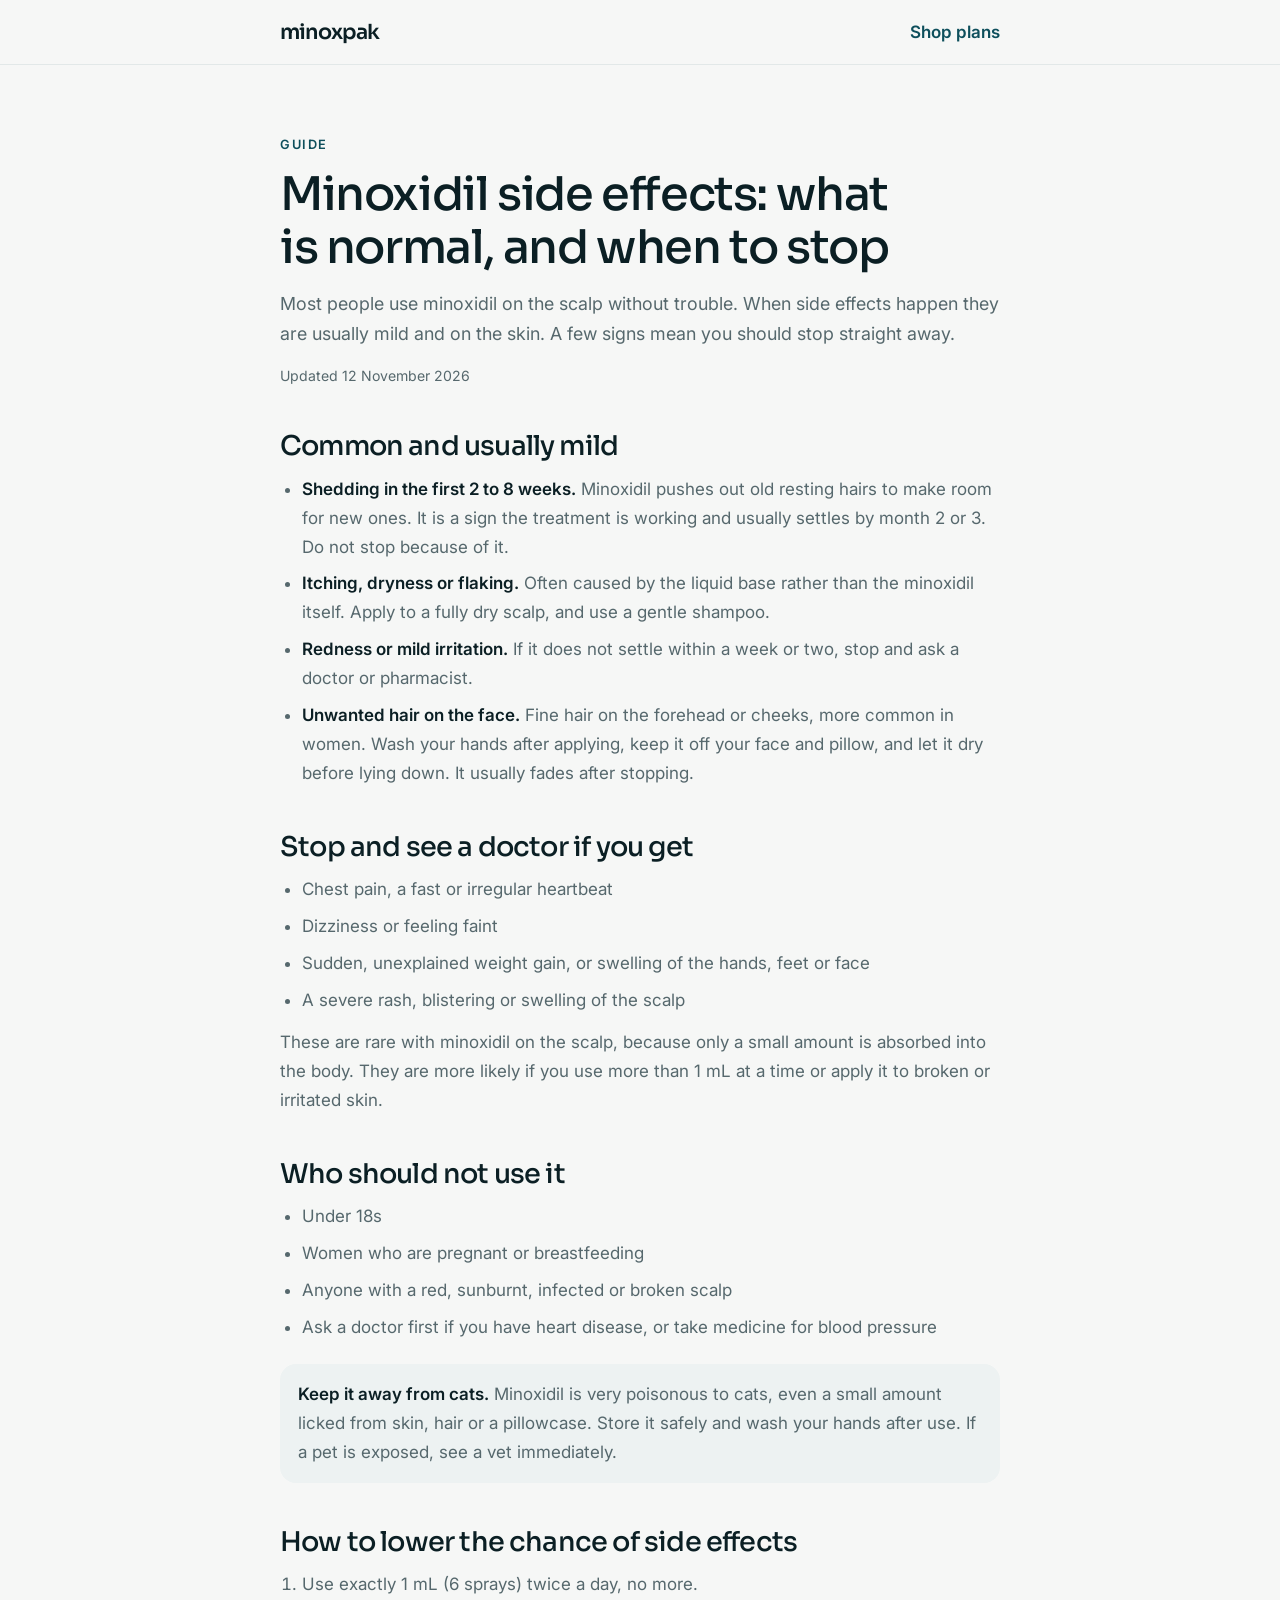
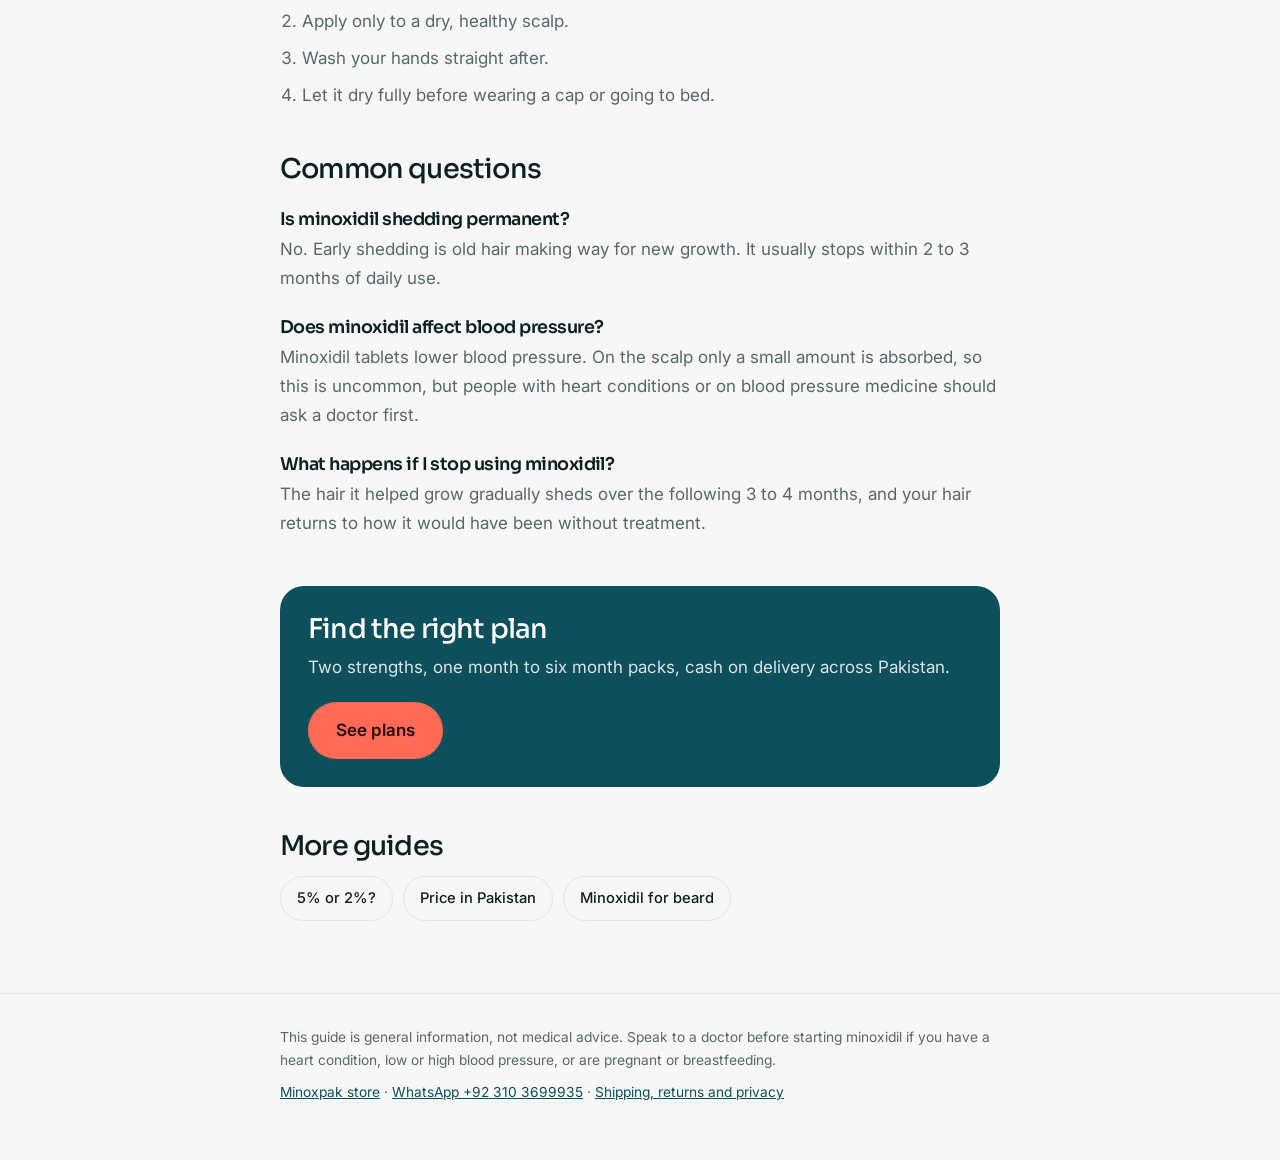
<file: minoxidil-side-effects.html>
<!doctype html>
<html lang="en">
<head>
<meta charset="utf-8">
<meta name="viewport" content="width=device-width, initial-scale=1, viewport-fit=cover">
<title>Minoxidil Side Effects: What Is Normal and When to Stop | Minoxpak</title>
<meta name="description" content="Common and rare side effects of minoxidil spray, why early shedding happens, and the warning signs that mean you should stop and see a doctor.">
<link rel="canonical" href="https://minoxpak.onrender.com/minoxidil-side-effects.html">
<link rel="icon" href="favicon.svg" type="image/svg+xml">
<meta name="theme-color" content="#0E4F5C">
<meta property="og:type" content="article">
<meta property="og:site_name" content="Minoxpak">
<meta property="og:title" content="Minoxidil side effects: what is normal, and when to stop">
<meta property="og:description" content="Common and rare side effects of minoxidil spray, why early shedding happens, and the warning signs that mean you should stop and see a doctor.">
<meta property="og:url" content="https://minoxpak.onrender.com/minoxidil-side-effects.html">
<meta property="og:image" content="https://minoxpak.onrender.com/og-image.jpg">
<meta name="twitter:card" content="summary_large_image">
<link rel="preconnect" href="https://fonts.googleapis.com">
<link rel="preconnect" href="https://fonts.gstatic.com" crossorigin>
<link rel="stylesheet" href="https://fonts.googleapis.com/css2?family=Sora:wght@500;600&family=Inter:wght@400;500;600&display=swap">
<link rel="stylesheet" href="pages.css">
<script src="config.js"></script>
<script src="analytics.js" defer></script>
<script type="application/ld+json">
{"@context": "https://schema.org", "@graph": [{"@type": "Article", "headline": "Minoxidil side effects: what is normal, and when to stop", "description": "Common and rare side effects of minoxidil spray, why early shedding happens, and the warning signs that mean you should stop and see a doctor.", "datePublished": "2026-11-12", "dateModified": "2026-11-12", "inLanguage": "en-PK", "mainEntityOfPage": "https://minoxpak.onrender.com/minoxidil-side-effects.html", "author": {"@type": "Organization", "name": "Minoxpak", "url": "https://minoxpak.onrender.com/"}, "publisher": {"@type": "Organization", "name": "Minoxpak", "url": "https://minoxpak.onrender.com/"}}, {"@type": "BreadcrumbList", "itemListElement": [{"@type": "ListItem", "position": 1, "name": "Minoxpak", "item": "https://minoxpak.onrender.com/"}, {"@type": "ListItem", "position": 2, "name": "Minoxidil side effects: what is normal, and when to stop", "item": "https://minoxpak.onrender.com/minoxidil-side-effects.html"}]}, {"@type": "FAQPage", "mainEntity": [{"@type": "Question", "name": "Is minoxidil shedding permanent?", "acceptedAnswer": {"@type": "Answer", "text": "No. Early shedding is old hair making way for new growth. It usually stops within 2 to 3 months of daily use."}}, {"@type": "Question", "name": "Does minoxidil affect blood pressure?", "acceptedAnswer": {"@type": "Answer", "text": "Minoxidil tablets lower blood pressure. On the scalp only a small amount is absorbed, so this is uncommon, but people with heart conditions or on blood pressure medicine should ask a doctor first."}}, {"@type": "Question", "name": "What happens if I stop using minoxidil?", "acceptedAnswer": {"@type": "Answer", "text": "The hair it helped grow gradually sheds over the following 3 to 4 months, and your hair returns to how it would have been without treatment."}}]}]}
</script>
</head>
<body>
<header><div class="wrap"><a class="logo" href="./">minoxpak</a><a class="shop" href="./#shop">Shop plans</a></div></header>
<main><article class="wrap">
<span class="eyebrow">Guide</span>
<h1>Minoxidil side effects: what is normal, and when to stop</h1>
<p class="lede">Most people use minoxidil on the scalp without trouble. When side effects happen they are usually mild and on the skin. A few signs mean you should stop straight away.</p>
<p class="updated">Updated 12 November 2026</p>
<h2>Common and usually mild</h2>
<ul>
<li><strong>Shedding in the first 2 to 8 weeks.</strong> Minoxidil pushes out old resting hairs to make room for new ones. It is a sign the treatment is working and usually settles by month 2 or 3. Do not stop because of it.</li>
<li><strong>Itching, dryness or flaking.</strong> Often caused by the liquid base rather than the minoxidil itself. Apply to a fully dry scalp, and use a gentle shampoo.</li>
<li><strong>Redness or mild irritation.</strong> If it does not settle within a week or two, stop and ask a doctor or pharmacist.</li>
<li><strong>Unwanted hair on the face.</strong> Fine hair on the forehead or cheeks, more common in women. Wash your hands after applying, keep it off your face and pillow, and let it dry before lying down. It usually fades after stopping.</li>
</ul>
<h2>Stop and see a doctor if you get</h2>
<ul>
<li>Chest pain, a fast or irregular heartbeat</li>
<li>Dizziness or feeling faint</li>
<li>Sudden, unexplained weight gain, or swelling of the hands, feet or face</li>
<li>A severe rash, blistering or swelling of the scalp</li>
</ul>
<p>These are rare with minoxidil on the scalp, because only a small amount is absorbed into the body. They are more likely if you use more than 1 mL at a time or apply it to broken or irritated skin.</p>
<h2>Who should not use it</h2>
<ul>
<li>Under 18s</li>
<li>Women who are pregnant or breastfeeding</li>
<li>Anyone with a red, sunburnt, infected or broken scalp</li>
<li>Ask a doctor first if you have heart disease, or take medicine for blood pressure</li>
</ul>
<div class="note"><p><strong>Keep it away from cats.</strong> Minoxidil is very poisonous to cats, even a small amount licked from skin, hair or a pillowcase. Store it safely and wash your hands after use. If a pet is exposed, see a vet immediately.</p></div>
<h2>How to lower the chance of side effects</h2>
<ol>
<li>Use exactly 1 mL (6 sprays) twice a day, no more.</li>
<li>Apply only to a dry, healthy scalp.</li>
<li>Wash your hands straight after.</li>
<li>Let it dry fully before wearing a cap or going to bed.</li>
</ol>
<h2>Common questions</h2><h3>Is minoxidil shedding permanent?</h3><p>No. Early shedding is old hair making way for new growth. It usually stops within 2 to 3 months of daily use.</p><h3>Does minoxidil affect blood pressure?</h3><p>Minoxidil tablets lower blood pressure. On the scalp only a small amount is absorbed, so this is uncommon, but people with heart conditions or on blood pressure medicine should ask a doctor first.</p><h3>What happens if I stop using minoxidil?</h3><p>The hair it helped grow gradually sheds over the following 3 to 4 months, and your hair returns to how it would have been without treatment.</p>
<div class="cta"><h2>Find the right plan</h2><p>Two strengths, one month to six month packs, cash on delivery across Pakistan.</p><a class="btn" href="./#shop">See plans</a></div>
<h2>More guides</h2>
<nav class="more" aria-label="More guides"><a href="minoxidil-5-vs-2.html">5% or 2%?</a><a href="minoxidil-price-pakistan.html">Price in Pakistan</a><a href="minoxidil-for-beard.html">Minoxidil for beard</a></nav>
</article></main>
<footer><div class="wrap">
<p>This guide is general information, not medical advice. Speak to a doctor before starting minoxidil if you have a heart condition, low or high blood pressure, or are pregnant or breastfeeding.</p>
<p><a href="./">Minoxpak store</a> · <a href="https://wa.me/923103699935" target="_blank" rel="noopener">WhatsApp +92 310 3699935</a> · <a href="policies.html">Shipping, returns and privacy</a></p>
</div></footer>
</body>
</html>
</file>
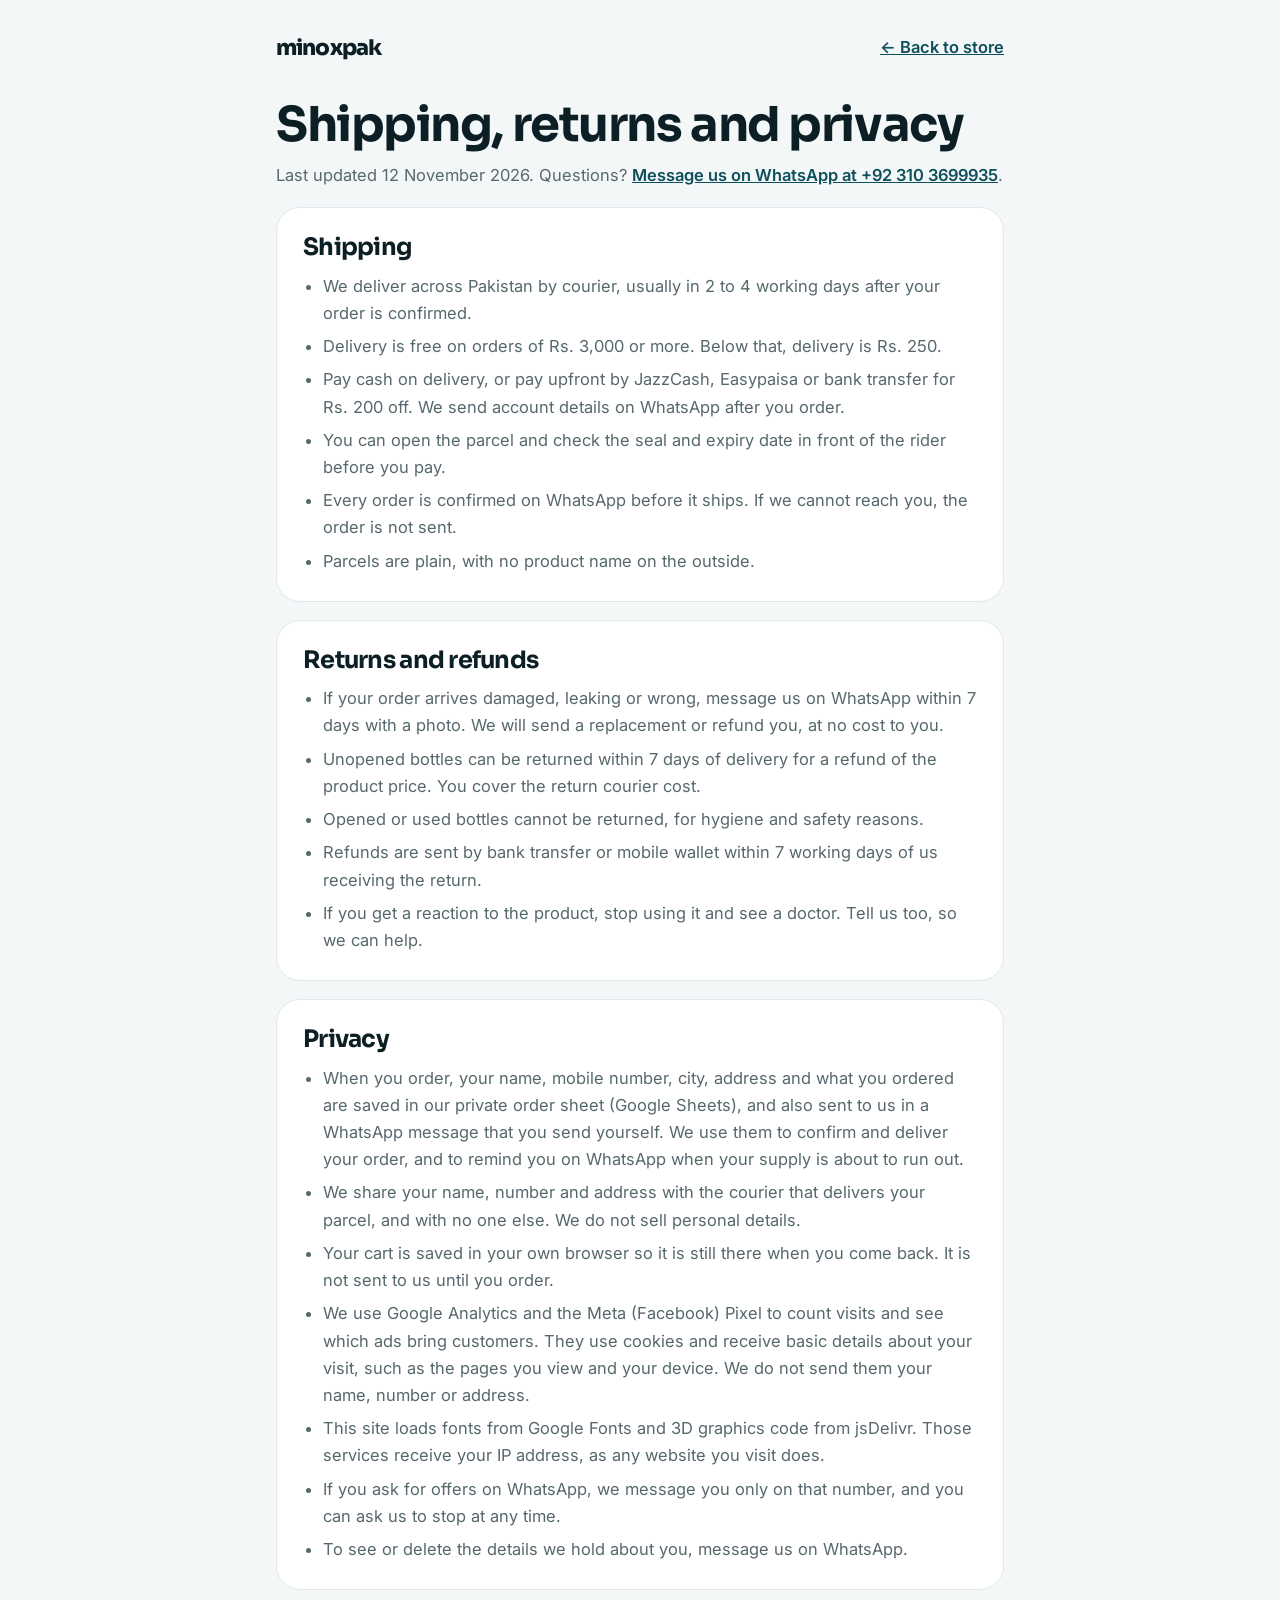
<file: policies.html>
<!doctype html>
<html lang="en">
<head>
<meta charset="utf-8">
<meta name="viewport" content="width=device-width, initial-scale=1">
<title>Shipping, Returns and Privacy | Minoxpak</title>
<meta name="description" content="How Minoxpak delivers across Pakistan, how returns and refunds work, and how we handle your personal details.">
<link rel="canonical" href="https://minoxpak.onrender.com/policies.html">
<link rel="icon" href="favicon.svg" type="image/svg+xml">
<link rel="preconnect" href="https://fonts.googleapis.com">
<link rel="preconnect" href="https://fonts.gstatic.com" crossorigin>
<link rel="stylesheet" href="https://fonts.googleapis.com/css2?family=Sora:wght@700;800&family=Inter:wght@400;600&display=swap">
<style>
:root{--bg:#F4F7F8;--surface:#fff;--ink:#0B1F24;--muted:#56686D;--line:#E1E8EA;--brand:#0E4F5C;--brand-2:#17808A}
@media (prefers-color-scheme: dark){:root{--bg:#081417;--surface:#0F2125;--ink:#E8F1F2;--muted:#9AB0B4;--line:#1D3338;--brand:#3FC1C4;--brand-2:#6AD8D2;color-scheme:dark}}
*{box-sizing:border-box}
body{margin:0;background:var(--bg);color:var(--ink);font:16.5px/1.65 Inter,"Segoe UI",system-ui,sans-serif;-webkit-font-smoothing:antialiased}
.wrap{max-width:760px;margin:0 auto;padding:24px 16px 72px}
header{display:flex;justify-content:space-between;align-items:center;gap:16px;padding-bottom:28px}
.logo{font:800 1.35rem Sora,system-ui,sans-serif;letter-spacing:-.04em;text-decoration:none;color:inherit}
a{color:var(--brand);font-weight:600}
.back{display:inline-block;padding:10px 0}
h1,h2{font-family:Sora,system-ui,sans-serif;letter-spacing:-.03em;line-height:1.1;margin:0}
h1{font-size:clamp(2rem,6vw,3rem);margin-bottom:10px}
h2{font-size:1.5rem;margin-bottom:12px}
section{background:var(--surface);border:1px solid var(--line);border-radius:24px;padding:26px;margin-top:18px;scroll-margin-top:16px}
p,li{color:var(--muted)}p{margin:0 0 10px}ul{margin:0;padding-left:20px;display:grid;gap:6px}
:focus-visible{outline:2px solid #FF6B57;outline-offset:3px}
</style>
</head>
<body>
<div class="wrap">
  <header><a class="logo" href="./">minoxpak</a><a class="back" href="./">← Back to store</a></header>
  <main>
    <h1>Shipping, returns and privacy</h1>
    <p>Last updated 12 November 2026. Questions? <a href="https://wa.me/923103699935" target="_blank" rel="noopener">Message us on WhatsApp at +92 310 3699935</a>.</p>

    <section id="shipping">
      <h2>Shipping</h2>
      <ul>
        <li>We deliver across Pakistan by courier, usually in 2 to 4 working days after your order is confirmed.</li>
        <li>Delivery is free on orders of Rs. 3,000 or more. Below that, delivery is Rs. 250.</li>
        <li>Pay cash on delivery, or pay upfront by JazzCash, Easypaisa or bank transfer for Rs. 200 off. We send account details on WhatsApp after you order.</li>
        <li>You can open the parcel and check the seal and expiry date in front of the rider before you pay.</li>
        <li>Every order is confirmed on WhatsApp before it ships. If we cannot reach you, the order is not sent.</li>
        <li>Parcels are plain, with no product name on the outside.</li>
      </ul>
    </section>

    <section id="returns">
      <h2>Returns and refunds</h2>
      <ul>
        <li>If your order arrives damaged, leaking or wrong, message us on WhatsApp within 7 days with a photo. We will send a replacement or refund you, at no cost to you.</li>
        <li>Unopened bottles can be returned within 7 days of delivery for a refund of the product price. You cover the return courier cost.</li>
        <li>Opened or used bottles cannot be returned, for hygiene and safety reasons.</li>
        <li>Refunds are sent by bank transfer or mobile wallet within 7 working days of us receiving the return.</li>
        <li>If you get a reaction to the product, stop using it and see a doctor. Tell us too, so we can help.</li>
      </ul>
    </section>

    <section id="privacy">
      <h2>Privacy</h2>
      <ul>
        <li>When you order, your name, mobile number, city, address and what you ordered are saved in our private order sheet (Google Sheets), and also sent to us in a WhatsApp message that you send yourself. We use them to confirm and deliver your order, and to remind you on WhatsApp when your supply is about to run out.</li>
        <li>We share your name, number and address with the courier that delivers your parcel, and with no one else. We do not sell personal details.</li>
        <li>Your cart is saved in your own browser so it is still there when you come back. It is not sent to us until you order.</li>
        <li>We use Google Analytics and the Meta (Facebook) Pixel to count visits and see which ads bring customers. They use cookies and receive basic details about your visit, such as the pages you view and your device. We do not send them your name, number or address.</li>
        <li>This site loads fonts from Google Fonts and 3D graphics code from jsDelivr. Those services receive your IP address, as any website you visit does.</li>
        <li>If you ask for offers on WhatsApp, we message you only on that number, and you can ask us to stop at any time.</li>
        <li>To see or delete the details we hold about you, message us on WhatsApp.</li>
      </ul>
    </section>
  </main>
</div>
</body>
</html>
</file>
<file: pages.css>
/* Shared look for the guide pages: same palette and type as the store. */
:root{--bg:#F6F7F6;--surface:#fff;--tint:#EDF2F2;--ink:#0B1F24;--muted:#56686D;--line:#E2E8E8;--brand:#0E4F5C;--brand-ink:#fff;--accent:#FF6B57;--accent-ink:#2A0A04}
@media (prefers-color-scheme: dark){:root{--bg:#081417;--surface:#0F2125;--tint:#12272B;--ink:#E8F1F2;--muted:#9AB0B4;--line:#1D3338;--brand:#5CCFD0;--brand-ink:#04161A;--accent:#FF7C69;--accent-ink:#1A0602;color-scheme:dark}}
*{box-sizing:border-box}
body{margin:0;background:var(--bg);color:var(--ink);font:17px/1.7 Inter,"Segoe UI",system-ui,sans-serif;-webkit-font-smoothing:antialiased;overflow-x:clip}
.wrap{max-width:760px;margin:0 auto;padding:0 max(20px,env(safe-area-inset-left,0px)) 0 max(20px,env(safe-area-inset-right,0px))}
header{border-bottom:1px solid var(--line)}
header .wrap{display:flex;justify-content:space-between;align-items:center;gap:16px;height:64px}
.logo{font:600 1.3rem Sora,system-ui,sans-serif;letter-spacing:-.04em;text-decoration:none;color:inherit}
header a.shop{font-weight:600;color:var(--brand);text-decoration:none;padding:10px 0}
main{padding:clamp(36px,6vw,64px) 0 72px}
a{color:var(--brand)}
h1,h2,h3{font-family:Sora,system-ui,sans-serif;font-weight:500;letter-spacing:-.03em;line-height:1.15;margin:0;text-wrap:balance}
h1{font-size:clamp(2rem,6vw,2.9rem);margin:10px 0 14px}
h2{font-size:clamp(1.35rem,3.4vw,1.7rem);margin:44px 0 12px}
h3{font-size:1.1rem;font-weight:600;margin:24px 0 6px}
p,li{color:var(--muted)}p{margin:0 0 14px}
ul,ol{padding-left:22px;margin:0 0 14px;display:grid;gap:8px}
strong{color:var(--ink);font-weight:600}
.eyebrow{font-size:.8rem;font-weight:600;letter-spacing:.12em;text-transform:uppercase;color:var(--brand)}
.lede{font-size:1.12rem}
.updated{font-size:.88rem}
.note{background:var(--tint);border-radius:16px;padding:16px 18px;margin:22px 0}
.note p:last-child{margin:0}
table{width:100%;border-collapse:collapse;margin:8px 0 16px;font-variant-numeric:tabular-nums;font-size:.97rem}
th,td{text-align:left;padding:12px 10px;border-bottom:1px solid var(--line);vertical-align:top}
th{font-weight:600;color:var(--ink)}td{color:var(--muted)}
.tbl{overflow-x:auto}
.cta{margin-top:48px;padding:28px;border-radius:24px;background:var(--brand);color:var(--brand-ink)}
.cta h2{margin:0 0 8px;color:inherit}.cta p{color:inherit;opacity:.85}
.btn{display:inline-flex;align-items:center;justify-content:center;min-height:52px;padding:14px 28px;border-radius:999px;background:var(--accent);color:var(--accent-ink);font-weight:600;text-decoration:none;margin-top:6px}
.more{display:flex;flex-wrap:wrap;gap:10px;margin-top:14px}
.more a{border:1.5px solid var(--line);border-radius:999px;padding:9px 16px;text-decoration:none;font-weight:500;font-size:.92rem;color:var(--ink)}
footer{border-top:1px solid var(--line);padding:32px 0 48px;font-size:.86rem;color:var(--muted)}
footer p{margin:0 0 8px}
:focus-visible{outline:2px solid var(--accent);outline-offset:3px}
</file>
